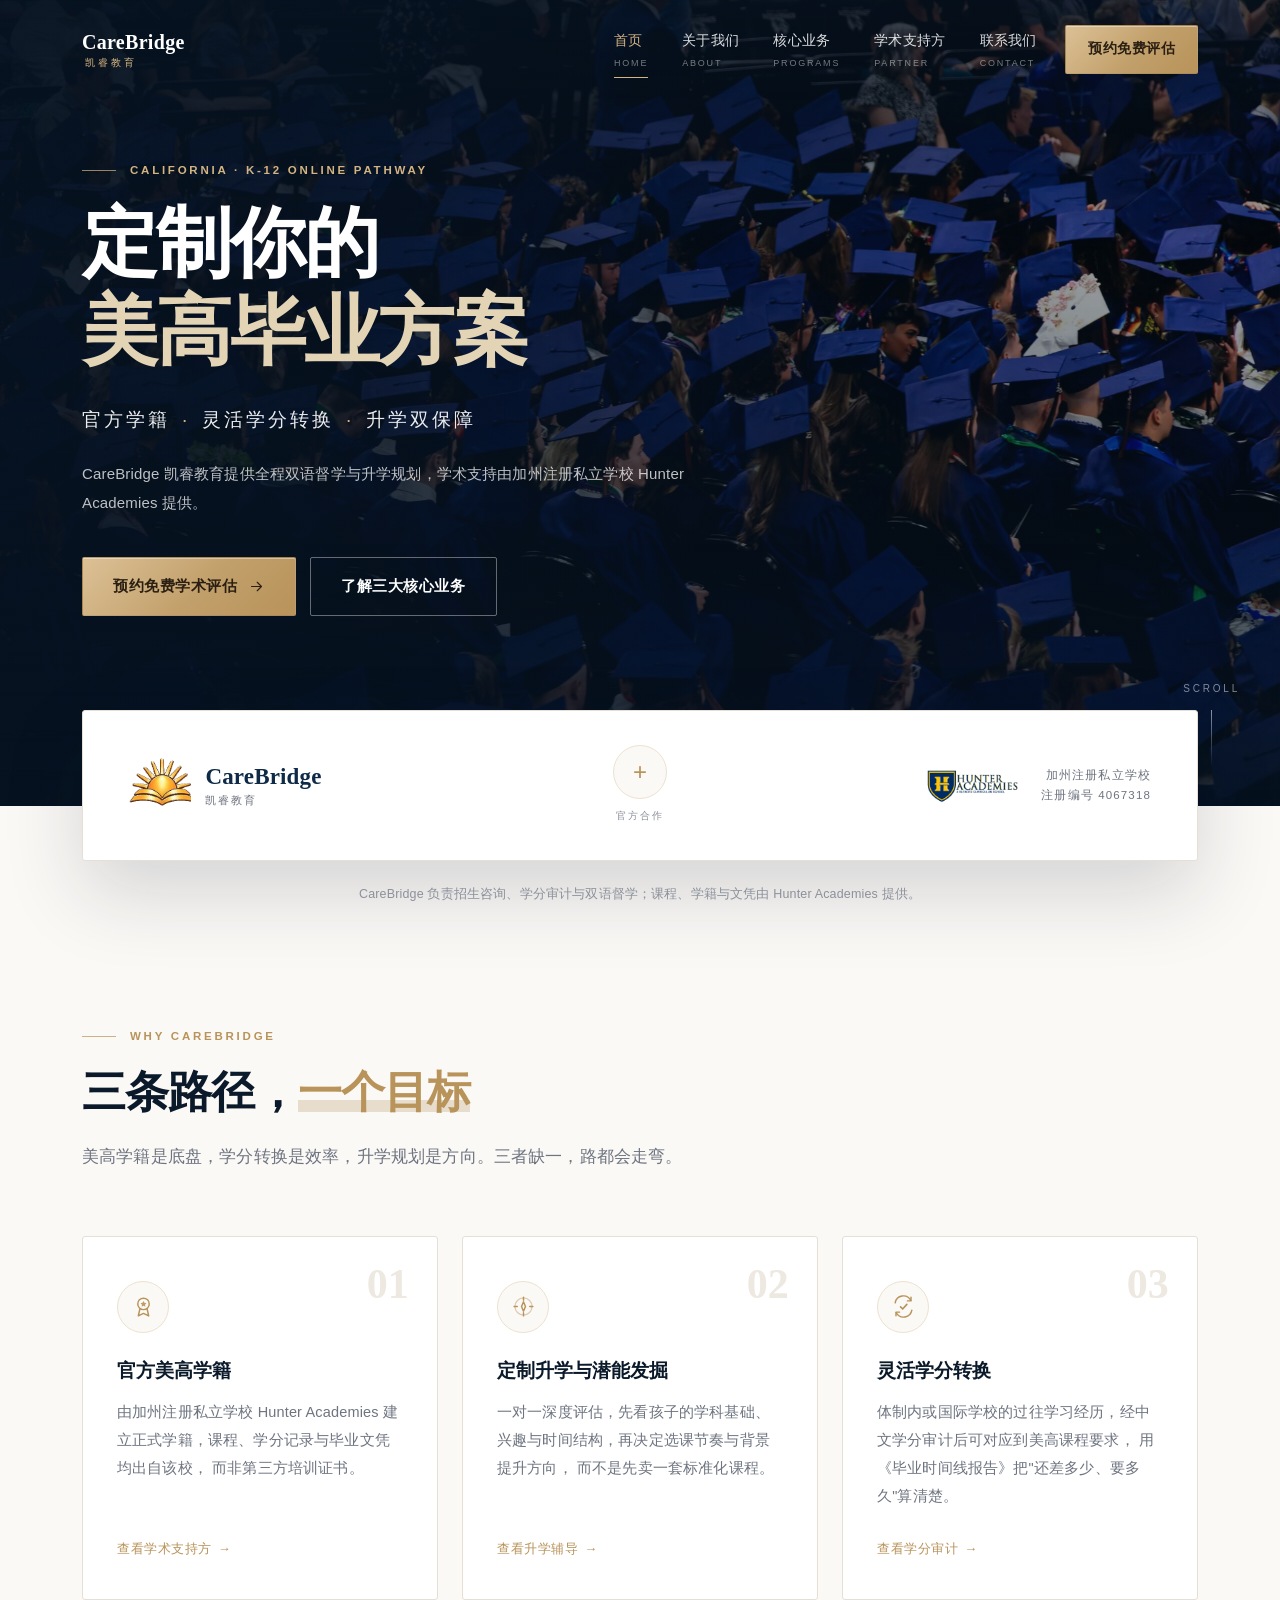
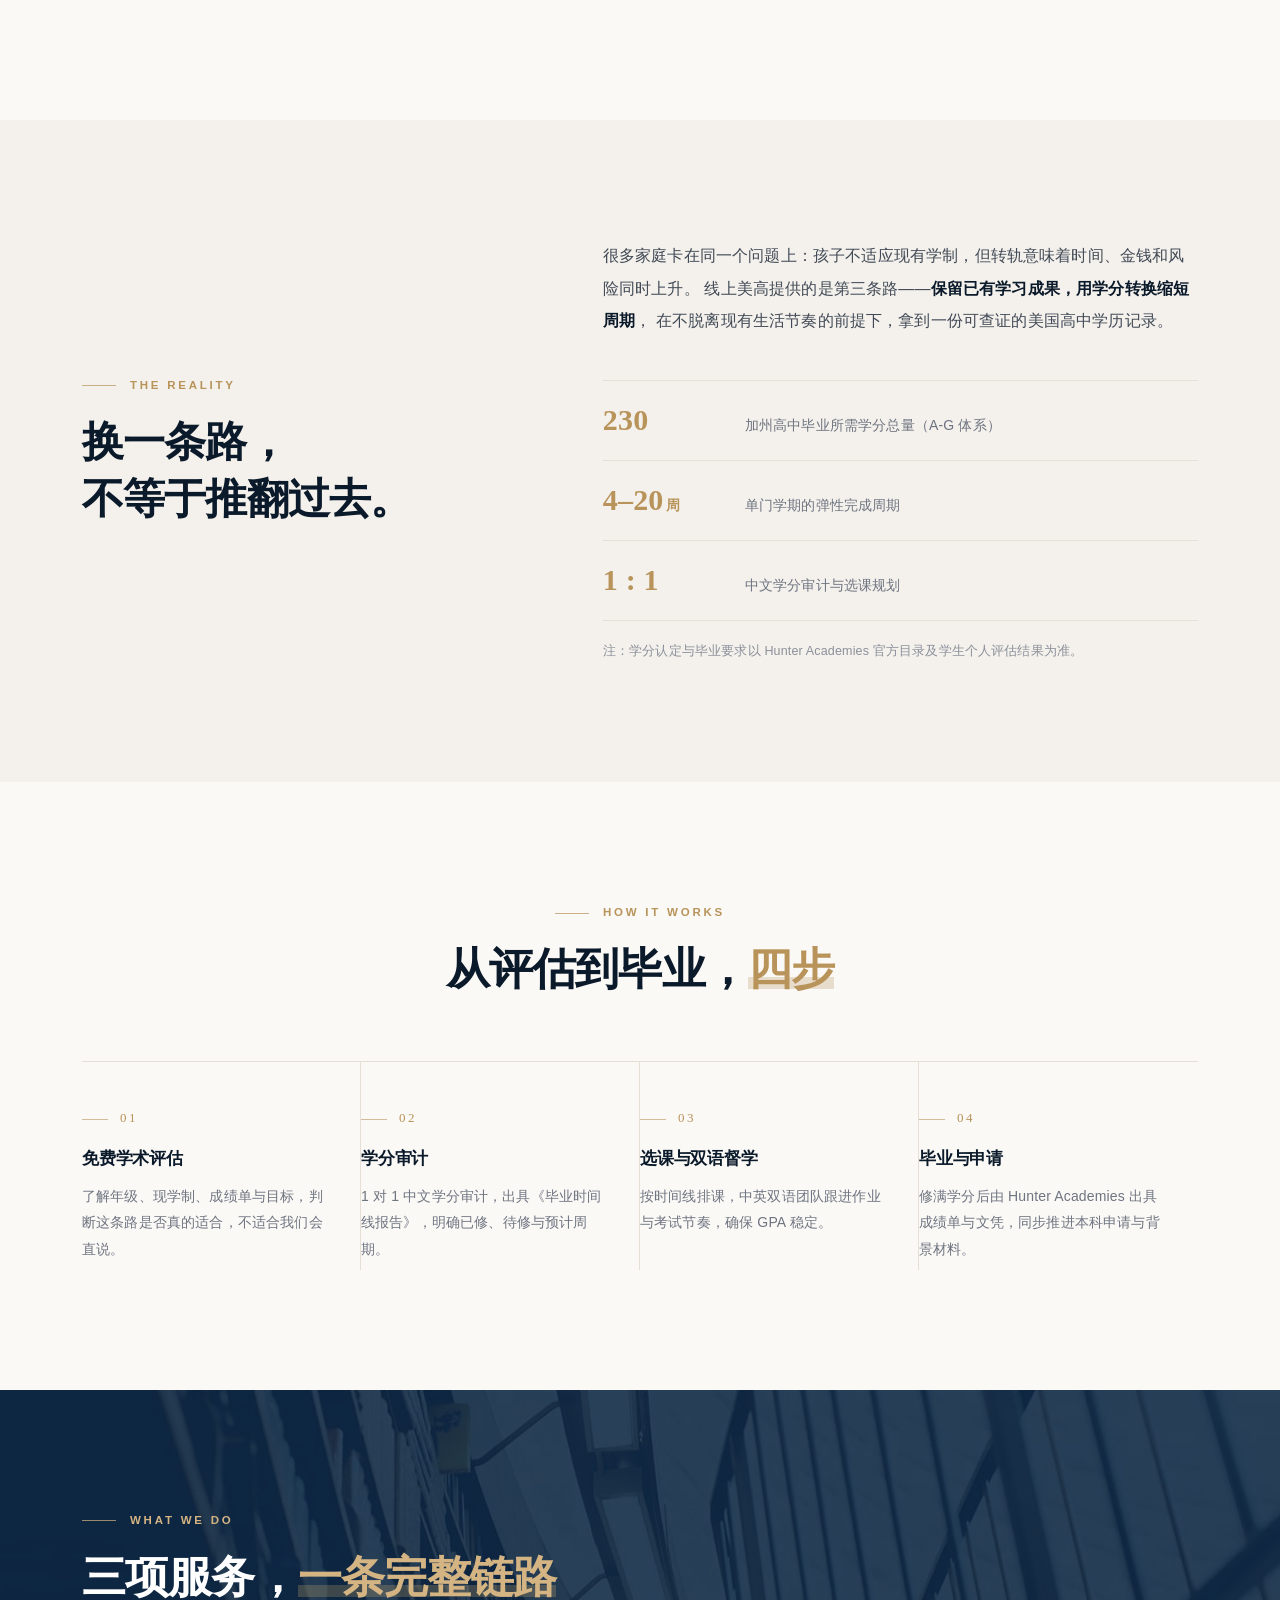
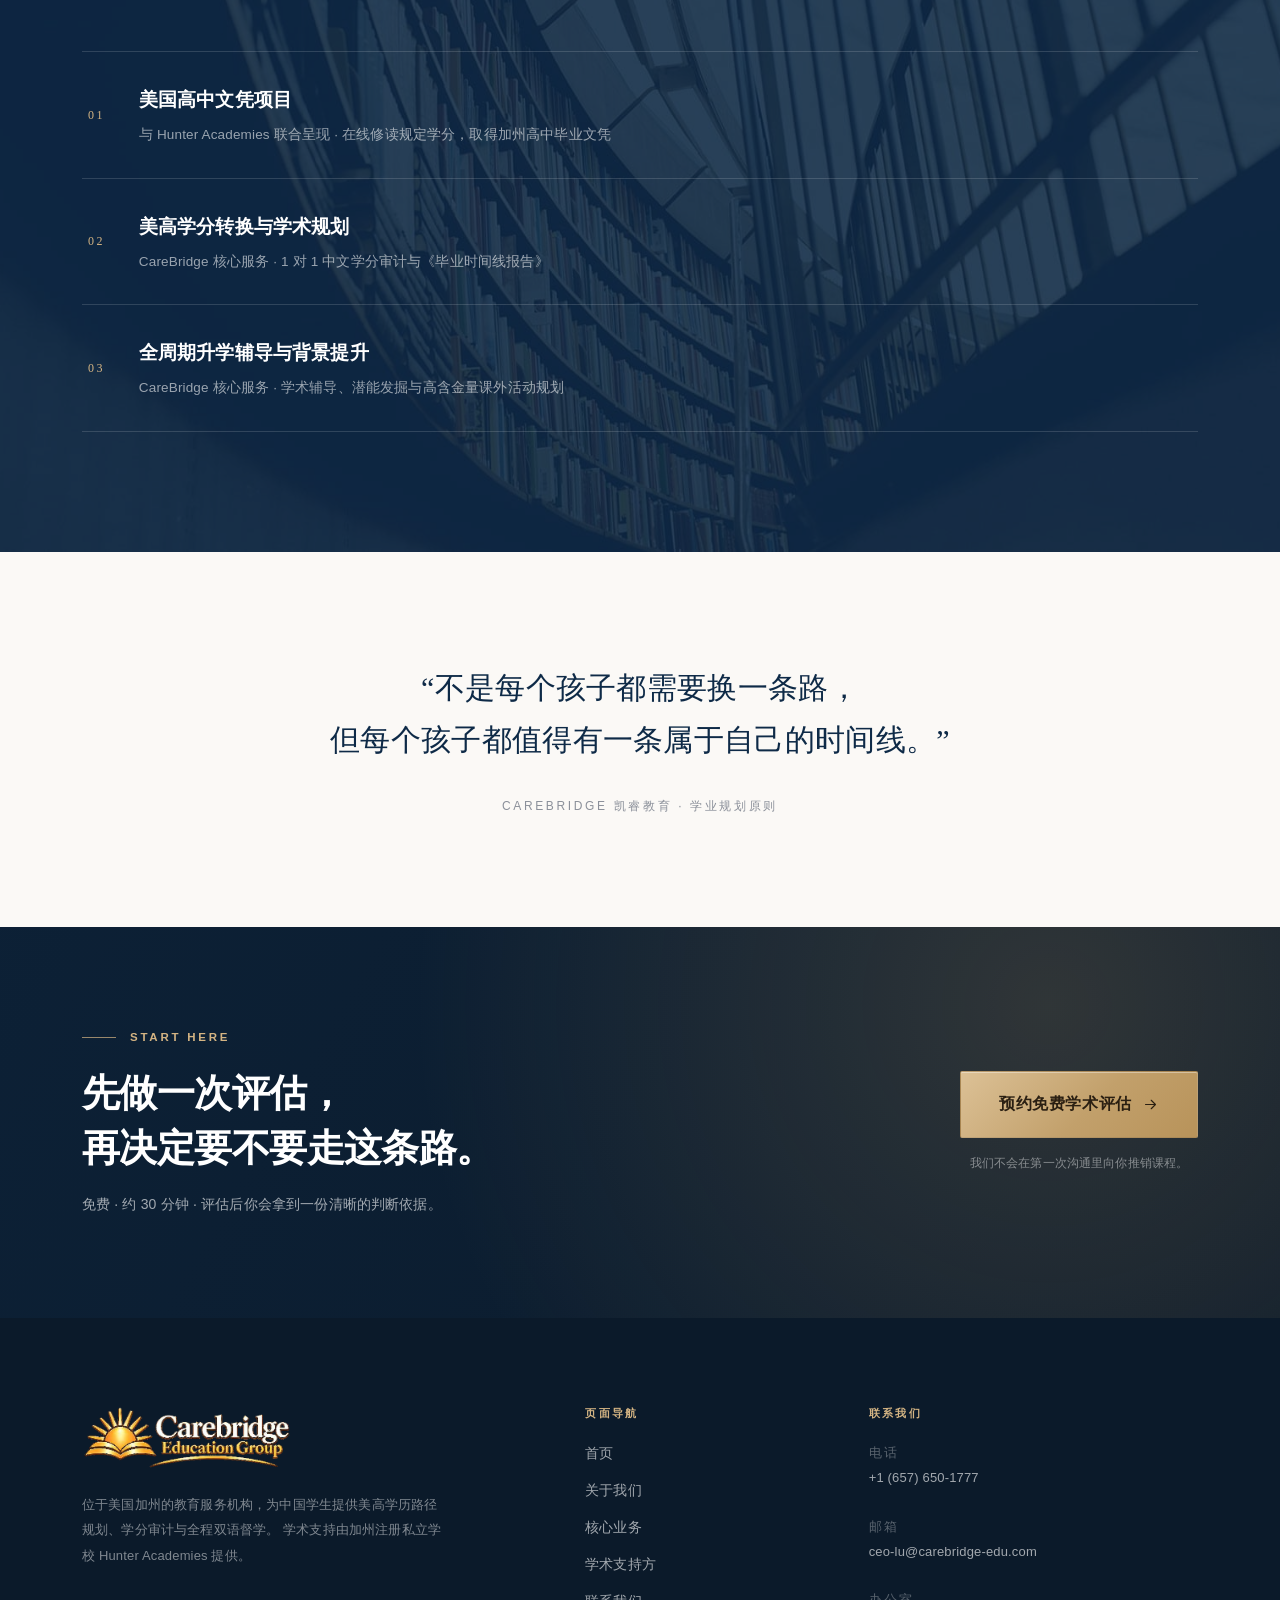
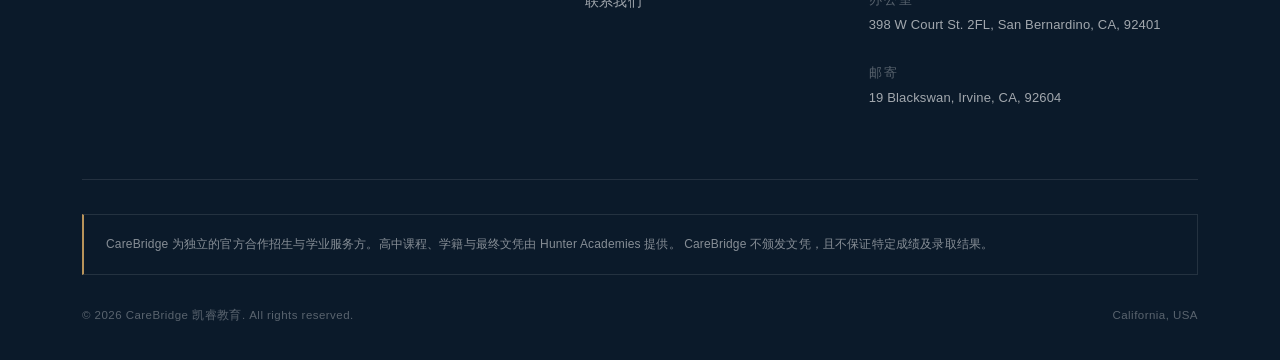
<file: index.html>
<!DOCTYPE html>
<html lang="zh-CN">
<head>
<meta charset="UTF-8">
<meta name="viewport" content="width=device-width, initial-scale=1, viewport-fit=cover">
<title>CareBridge 凯睿教育 | 定制你的美高毕业方案</title>
<meta name="description" content="CareBridge 凯睿教育提供全程双语督学与升学规划，学术支持由加州注册私立学校 Hunter Academies 提供。">
<meta name="theme-color" content="#0E2A47">

<meta property="og:type" content="website">
<meta property="og:title" content="CareBridge 凯睿教育 | 定制你的美高毕业方案">
<meta property="og:description" content="CareBridge 凯睿教育提供全程双语督学与升学规划，学术支持由加州注册私立学校 Hunter Academies 提供。">
<meta property="og:image" content="/assets/img/campus-04-group.webp">
<meta property="og:site_name" content="CareBridge · 凯睿教育">

<link rel="icon" type="image/svg+xml" href="assets/img/favicon.svg">
<link rel="icon" type="image/png" sizes="32x32" href="assets/img/favicon-32.png">
<link rel="icon" type="image/png" sizes="96x96" href="assets/img/favicon-96.png">
<link rel="icon" type="image/png" sizes="192x192" href="assets/img/favicon-192.png">
<link rel="apple-touch-icon" sizes="180x180" href="assets/img/apple-touch-icon.png">
<link rel="shortcut icon" href="favicon.ico">
<link rel="preload" href="assets/img/graduation-hall.webp" as="image">
<link rel="stylesheet" href="assets/css/main.css">
</head>
<body class="route-home">

<a class="skip-link" href="#main">跳到主要内容</a>

<header class="site-header" id="siteHeader">
  <div class="shell header-inner">
    <a class="brand" href="index.html" aria-label="CareBridge · 凯睿教育 首页">
      <span class="brand-text">
        <span class="brand-en">CareBridge</span>
        <span class="brand-cn">凯睿教育</span>
      </span>
    </a>

    <nav class="nav" id="primaryNav" aria-label="主导航">
              <a class="nav-link is-active" href="index.html">
          <span class="nav-cn">首页</span>
          <span class="nav-en">Home</span>
        </a>
              <a class="nav-link" href="about.html">
          <span class="nav-cn">关于我们</span>
          <span class="nav-en">About</span>
        </a>
              <a class="nav-link" href="programs.html">
          <span class="nav-cn">核心业务</span>
          <span class="nav-en">Programs</span>
        </a>
              <a class="nav-link" href="partner.html">
          <span class="nav-cn">学术支持方</span>
          <span class="nav-en">Partner</span>
        </a>
              <a class="nav-link" href="contact.html">
          <span class="nav-cn">联系我们</span>
          <span class="nav-en">Contact</span>
        </a>
            <a class="btn btn-sm btn-gold nav-cta-mobile" href="contact.html">预约免费评估</a>
    </nav>

    <div class="header-actions">
      <a class="btn btn-sm btn-gold nav-cta" href="contact.html">预约免费评估</a>
      <button class="nav-toggle" id="navToggle" aria-label="打开菜单" aria-expanded="false" aria-controls="primaryNav">
        <span></span><span></span>
      </button>
    </div>
  </div>
</header>

<main id="main">

<!-- ============ HERO ============ -->
<section class="hero">
  <div class="hero-media">
    <img src="assets/img/graduation-hall.webp"
         alt="毕业典礼现场" fetchpriority="high">
  </div>
  <div class="hero-veil"></div>

  <div class="shell hero-inner">
    <p class="eyebrow eyebrow-light" data-reveal>
      <span class="eyebrow-line"></span>California · K-12 Online Pathway
    </p>

    <h1 class="hero-title" data-reveal data-delay="1">
      定制你的<br><em>美高毕业方案</em>
    </h1>

    <p class="hero-slogan" data-reveal data-delay="2">
      官方学籍 <i>·</i> 灵活学分转换 <i>·</i> 升学双保障
    </p>

    <p class="hero-sub" data-reveal data-delay="3">CareBridge 凯睿教育提供全程双语督学与升学规划，学术支持由加州注册私立学校 Hunter Academies 提供。</p>

    <div class="hero-cta" data-reveal data-delay="4">
      <a class="btn btn-gold" href="contact.html">
        预约免费学术评估
        <svg class="btn-arrow" viewBox="0 0 24 24" fill="none" aria-hidden="true">
          <path d="M5 12h14M13 6l6 6-6 6" stroke="currentColor" stroke-width="1.6"
                stroke-linecap="round" stroke-linejoin="round"/>
        </svg>
      </a>
      <a class="btn btn-ghost-light" href="programs.html">了解三大核心业务</a>
    </div>
  </div>

  <div class="hero-scroll" aria-hidden="true">
    <span>Scroll</span><i></i>
  </div>
</section>

<!-- ============ 合作标识 ============ -->
<section class="coop-wrap">
  <div class="shell">
    <div class="coop-card" data-reveal>
      <div class="coop-side">
        <img class="coop-logo" src="assets/img/carebridge-mark-v2.png" alt="">
        <span class="coop-name">CareBridge<span>凯睿教育</span></span>
      </div>

      <div class="coop-join" aria-label="官方合作">
        <span class="coop-plus">+</span>
        <span class="coop-tag">官方合作</span>
      </div>

      <div class="coop-side coop-side-right">
        <img class="coop-logo-img" src="assets/img/hunter-logo.png"
             alt="Hunter Academies">
        <span class="coop-sub">
          加州注册私立学校<br>注册编号 4067318        </span>
      </div>
    </div>
    <p class="coop-note" data-reveal>
      CareBridge 负责招生咨询、学分审计与双语督学；课程、学籍与文凭由 Hunter Academies 提供。
    </p>
  </div>
</section>

<!-- ============ 三大优势 ============ -->
<section class="section advantages">
  <div class="shell">
    <header class="section-head">
      <p class="eyebrow" data-reveal><span class="eyebrow-line"></span>Why CareBridge</p>
      <h2 class="section-title" data-reveal data-delay="1">
        三条路径，<em>一个目标</em>
      </h2>
      <p class="section-lead" data-reveal data-delay="2">
        美高学籍是底盘，学分转换是效率，升学规划是方向。三者缺一，路都会走弯。
      </p>
    </header>

    <div class="adv-grid">
      <article class="adv-card" data-reveal>
        <span class="adv-no">01</span>
        <span class="adv-icon" aria-hidden="true">
          <svg viewBox="0 0 24 24" fill="none">
            <circle cx="12" cy="9.5" r="5.5" stroke="currentColor" stroke-width="1.4"/>
            <path d="M12 6.6l.9 1.9 2 .3-1.45 1.4.35 2-1.8-.95-1.8.95.35-2L9.1 8.8l2-.3.9-1.9Z"
                  fill="currentColor" opacity=".9"/>
            <path d="M8.6 14.2 7 21l5-2.4L17 21l-1.6-6.8"
                  stroke="currentColor" stroke-width="1.4" stroke-linecap="round"
                  stroke-linejoin="round"/>
          </svg>
        </span>
        <h3>官方美高学籍</h3>
        <p>
          由加州注册私立学校 Hunter Academies 建立正式学籍，课程、学分记录与毕业文凭均出自该校，
          而非第三方培训证书。
        </p>
        <a class="adv-link" href="partner.html">查看学术支持方 <span>→</span></a>
      </article>

      <article class="adv-card" data-reveal data-delay="1">
        <span class="adv-no">02</span>
        <span class="adv-icon" aria-hidden="true">
          <svg viewBox="0 0 24 24" fill="none">
            <path d="M12 3v3M12 18v3M3 12h3M18 12h3" stroke="currentColor" stroke-width="1.4"
                  stroke-linecap="round"/>
            <path d="M12 7.5 13.9 12 12 16.5 10.1 12 12 7.5Z" stroke="currentColor"
                  stroke-width="1.4" stroke-linejoin="round"/>
            <circle cx="12" cy="12" r="8.2" stroke="currentColor" stroke-width="1.2" opacity=".45"/>
          </svg>
        </span>
        <h3>定制升学与潜能发掘</h3>
        <p>
          一对一深度评估，先看孩子的学科基础、兴趣与时间结构，再决定选课节奏与背景提升方向，
          而不是先卖一套标准化课程。
        </p>
        <a class="adv-link" href="programs.html">查看升学辅导 <span>→</span></a>
      </article>

      <article class="adv-card" data-reveal data-delay="2">
        <span class="adv-no">03</span>
        <span class="adv-icon" aria-hidden="true">
          <svg viewBox="0 0 24 24" fill="none">
            <path d="M4 8.5A8 8 0 0 1 18.9 6M20 15.5A8 8 0 0 1 5.1 18"
                  stroke="currentColor" stroke-width="1.4" stroke-linecap="round"/>
            <path d="M19.2 3.2v3.4h-3.4M4.8 20.8v-3.4h3.4"
                  stroke="currentColor" stroke-width="1.4" stroke-linecap="round"
                  stroke-linejoin="round"/>
            <path d="M9.2 12.4 11.2 14.4 15.2 10" stroke="currentColor" stroke-width="1.6"
                  stroke-linecap="round" stroke-linejoin="round"/>
          </svg>
        </span>
        <h3>灵活学分转换</h3>
        <p>
          体制内或国际学校的过往学习经历，经中文学分审计后可对应到美高课程要求，
          用《毕业时间线报告》把"还差多少、要多久"算清楚。
        </p>
        <a class="adv-link" href="programs.html#credit">查看学分审计 <span>→</span></a>
      </article>
    </div>
  </div>
</section>

<!-- ============ 拆解说明 ============ -->
<section class="section section-alt split-section">
  <div class="shell split">
    <div class="split-left">
      <p class="eyebrow" data-reveal><span class="eyebrow-line"></span>The Reality</p>
      <h2 class="split-title" data-reveal data-delay="1">
        换一条路，<br>不等于推翻过去。
      </h2>
    </div>
    <div class="split-right">
      <p class="split-text" data-reveal data-delay="1">
        很多家庭卡在同一个问题上：孩子不适应现有学制，但转轨意味着时间、金钱和风险同时上升。
        线上美高提供的是第三条路——<strong>保留已有学习成果，用学分转换缩短周期</strong>，
        在不脱离现有生活节奏的前提下，拿到一份可查证的美国高中学历记录。
      </p>
      <ul class="fact-list">
        <li data-reveal>
          <span class="fact-k">230</span>
          <span class="fact-v">加州高中毕业所需学分总量（A-G 体系）</span>
        </li>
        <li data-reveal data-delay="1">
          <span class="fact-k">4–20<span class="unit">周</span></span>
          <span class="fact-v">单门学期的弹性完成周期</span>
        </li>
        <li data-reveal data-delay="2">
          <span class="fact-k">1 : 1</span>
          <span class="fact-v">中文学分审计与选课规划</span>
        </li>
      </ul>
      <p class="micro-note" data-reveal>
        注：学分认定与毕业要求以 Hunter Academies 官方目录及学生个人评估结果为准。
      </p>
    </div>
  </div>
</section>

<!-- ============ 流程 ============ -->
<section class="section process">
  <div class="shell">
    <header class="section-head section-head-center">
      <p class="eyebrow" data-reveal><span class="eyebrow-line"></span>How It Works</p>
      <h2 class="section-title" data-reveal data-delay="1">从评估到毕业，<em>四步</em></h2>
    </header>

    <div class="process-grid">
              <div class="step" data-reveal data-delay="0">
          <span class="step-no">01</span>
          <h3 class="step-title">免费学术评估</h3>
          <p class="step-desc">了解年级、现学制、成绩单与目标，判断这条路是否真的适合，不适合我们会直说。</p>
        </div>
              <div class="step" data-reveal data-delay="1">
          <span class="step-no">02</span>
          <h3 class="step-title">学分审计</h3>
          <p class="step-desc">1 对 1 中文学分审计，出具《毕业时间线报告》，明确已修、待修与预计周期。</p>
        </div>
              <div class="step" data-reveal data-delay="2">
          <span class="step-no">03</span>
          <h3 class="step-title">选课与双语督学</h3>
          <p class="step-desc">按时间线排课，中英双语团队跟进作业与考试节奏，确保 GPA 稳定。</p>
        </div>
              <div class="step" data-reveal data-delay="3">
          <span class="step-no">04</span>
          <h3 class="step-title">毕业与申请</h3>
          <p class="step-desc">修满学分后由 Hunter Academies 出具成绩单与文凭，同步推进本科申请与背景材料。</p>
        </div>
          </div>
  </div>
</section>

<!-- ============ 业务预览 ============ -->
<section class="section section-dark programs-preview">
  <div class="shell">
    <header class="section-head">
      <p class="eyebrow eyebrow-light" data-reveal><span class="eyebrow-line"></span>What We Do</p>
      <h2 class="section-title section-title-light" data-reveal data-delay="1">
        三项服务，<em>一条完整链路</em>
      </h2>
    </header>

    <div class="prog-list">
      <a class="prog-item" href="programs.html#diploma" data-reveal>
        <span class="prog-no">01</span>
        <span class="prog-body">
          <span class="prog-title">美国高中文凭项目</span>
          <span class="prog-desc">与 Hunter Academies 联合呈现 · 在线修读规定学分，取得加州高中毕业文凭</span>
        </span>
        <span class="prog-arrow" aria-hidden="true">→</span>
      </a>
      <a class="prog-item" href="programs.html#credit" data-reveal data-delay="1">
        <span class="prog-no">02</span>
        <span class="prog-body">
          <span class="prog-title">美高学分转换与学术规划</span>
          <span class="prog-desc">CareBridge 核心服务 · 1 对 1 中文学分审计与《毕业时间线报告》</span>
        </span>
        <span class="prog-arrow" aria-hidden="true">→</span>
      </a>
      <a class="prog-item" href="programs.html#admission" data-reveal data-delay="2">
        <span class="prog-no">03</span>
        <span class="prog-body">
          <span class="prog-title">全周期升学辅导与背景提升</span>
          <span class="prog-desc">CareBridge 核心服务 · 学术辅导、潜能发掘与高含金量课外活动规划</span>
        </span>
        <span class="prog-arrow" aria-hidden="true">→</span>
      </a>
    </div>
  </div>
</section>

<!-- ============ 视觉分隔 + 引用 ============ -->
<section class="quote-band">
  <div class="shell">
    <blockquote data-reveal>
      <p>“不是每个孩子都需要换一条路，<br>但每个孩子都值得有一条属于自己的时间线。”</p>
      <cite>CareBridge 凯睿教育 · 学业规划原则</cite>
    </blockquote>
  </div>
</section>

<!-- ============ CTA ============ -->
<section class="cta-band">
  <div class="shell cta-inner">
    <div class="cta-text" data-reveal>
      <p class="eyebrow eyebrow-light"><span class="eyebrow-line"></span>Start Here</p>
      <h2>先做一次评估，<br>再决定要不要走这条路。</h2>
      <p class="cta-sub">免费 · 约 30 分钟 · 评估后你会拿到一份清晰的判断依据。</p>
    </div>
    <div class="cta-action" data-reveal data-delay="1">
      <a class="btn btn-gold btn-lg" href="contact.html">
        预约免费学术评估
        <svg class="btn-arrow" viewBox="0 0 24 24" fill="none" aria-hidden="true">
          <path d="M5 12h14M13 6l6 6-6 6" stroke="currentColor" stroke-width="1.6"
                stroke-linecap="round" stroke-linejoin="round"/>
        </svg>
      </a>
      <p class="cta-micro">我们不会在第一次沟通里向你推销课程。</p>
    </div>
  </div>
</section>
</main>

<footer class="site-footer">
  <div class="shell">
    <div class="footer-top">
      <div class="footer-brand">
        <a class="brand brand-light footer-brand-link" href="index.html"
           aria-label="CareBridge 凯睿教育 首页">
          <img class="footer-logo" src="assets/img/carebridge-logo-v2.png"
               alt="CareBridge 凯睿教育">
        </a>
        <p class="footer-desc">
          位于美国加州的教育服务机构，为中国学生提供美高学历路径规划、学分审计与全程双语督学。
          学术支持由加州注册私立学校 Hunter Academies 提供。
        </p>
      </div>

      <div class="footer-col">
        <h4>页面导航</h4>
        <ul>
                      <li><a href="index.html">首页</a></li>
                      <li><a href="about.html">关于我们</a></li>
                      <li><a href="programs.html">核心业务</a></li>
                      <li><a href="partner.html">学术支持方</a></li>
                      <li><a href="contact.html">联系我们</a></li>
                  </ul>
      </div>

      <div class="footer-col">
        <h4>联系我们</h4>
        <ul class="footer-contact">
          <li>
            <span class="fc-label">电话</span>
            <a href="tel:+16576501777">+1 (657) 650-1777</a>
          </li>
          <li>
            <span class="fc-label">邮箱</span>
            <a href="mailto:ceo-lu@carebridge-edu.com">ceo-lu@carebridge-edu.com</a>
          </li>
          <li>
            <span class="fc-label">办公室</span>
            <span>398 W Court St. 2FL, San Bernardino, CA, 92401</span>
          </li>
          <li>
            <span class="fc-label">邮寄</span>
            <span>19 Blackswan, Irvine, CA, 92604</span>
          </li>
        </ul>
      </div>
    </div>

    <div class="footer-disclaimer">
      CareBridge 为独立的官方合作招生与学业服务方。高中课程、学籍与最终文凭由 Hunter Academies 提供。
      CareBridge 不颁发文凭，且不保证特定成绩及录取结果。
    </div>

    <div class="footer-bottom">
      <span>© 2026 CareBridge 凯睿教育. All rights reserved.</span>
      <span class="footer-legal">California, USA</span>
    </div>
  </div>
</footer>

<button class="to-top" id="toTop" aria-label="回到顶部">
  <svg viewBox="0 0 24 24" fill="none" aria-hidden="true">
    <path d="M12 19V6M6 12l6-6 6 6" stroke="currentColor" stroke-width="1.6"
          stroke-linecap="round" stroke-linejoin="round"/>
  </svg>
</button>

<script src="assets/js/main.js" defer></script>
</body>
</html>
</file>
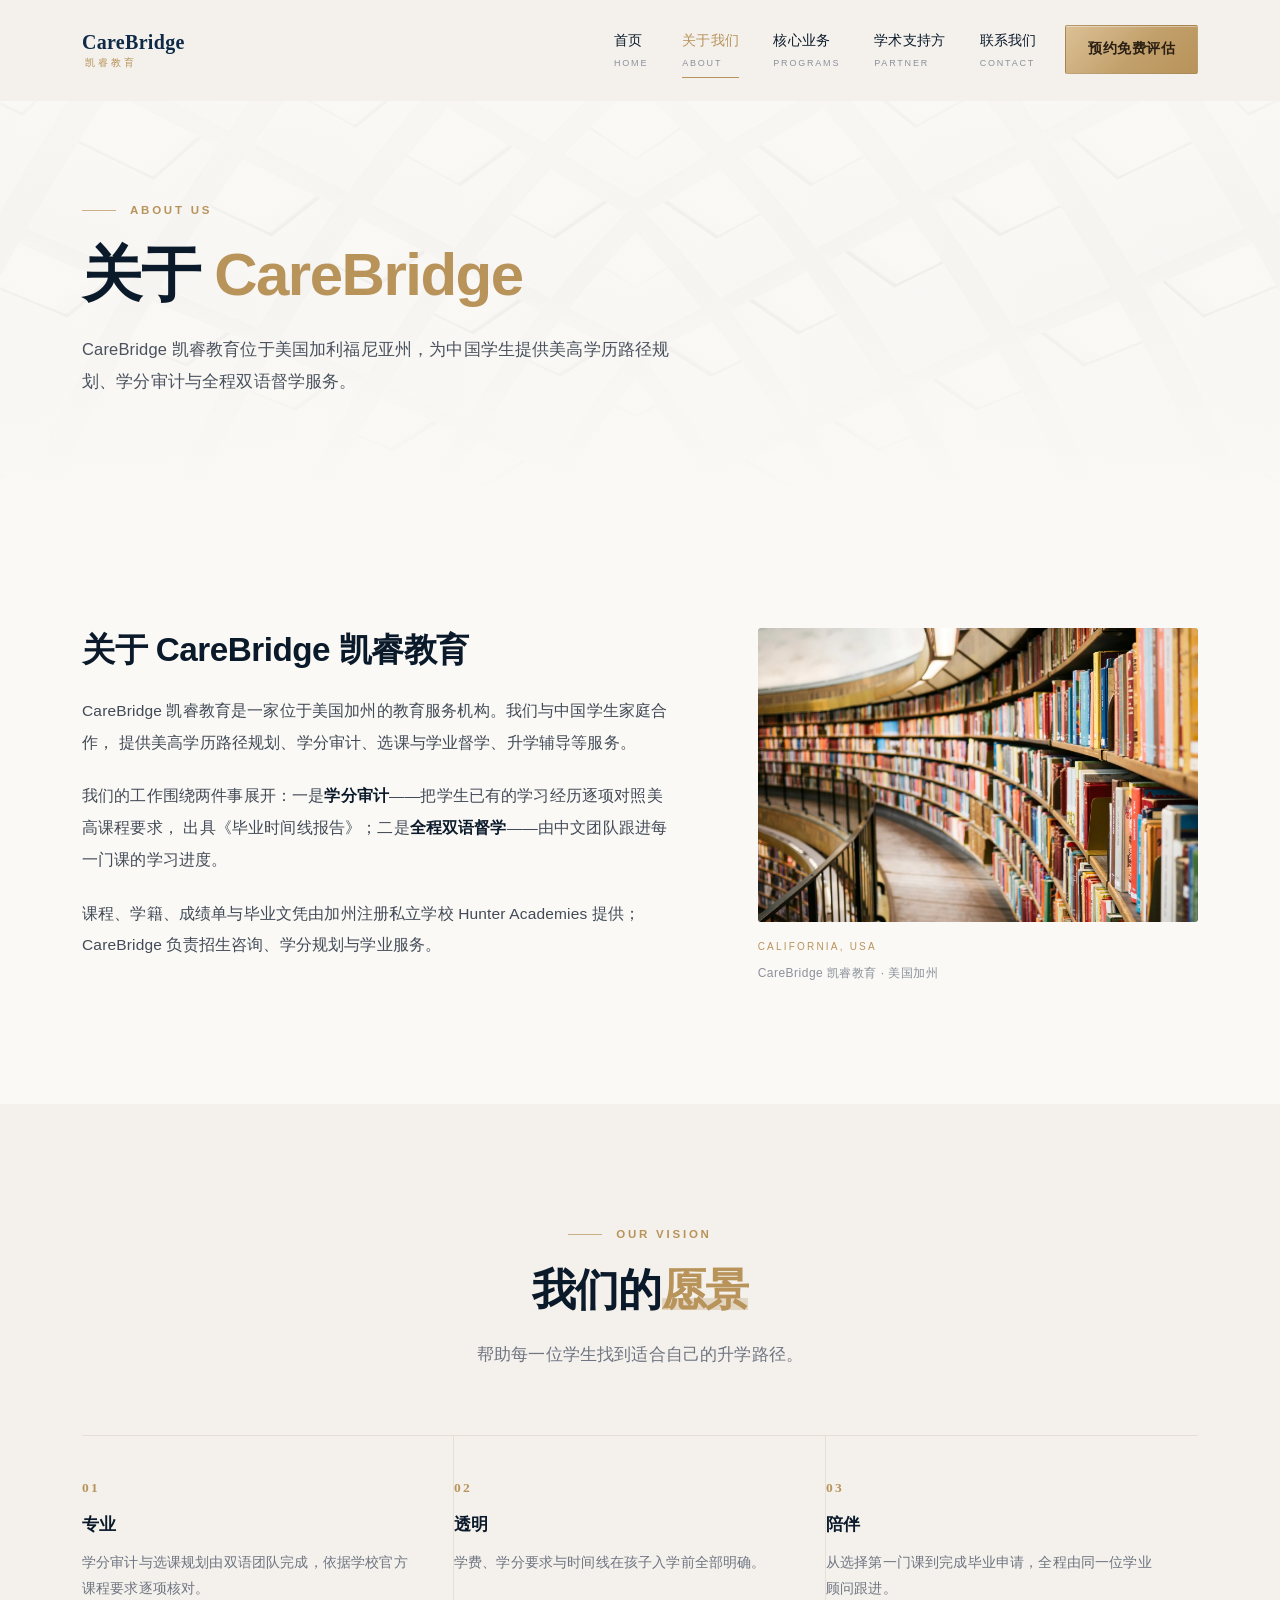
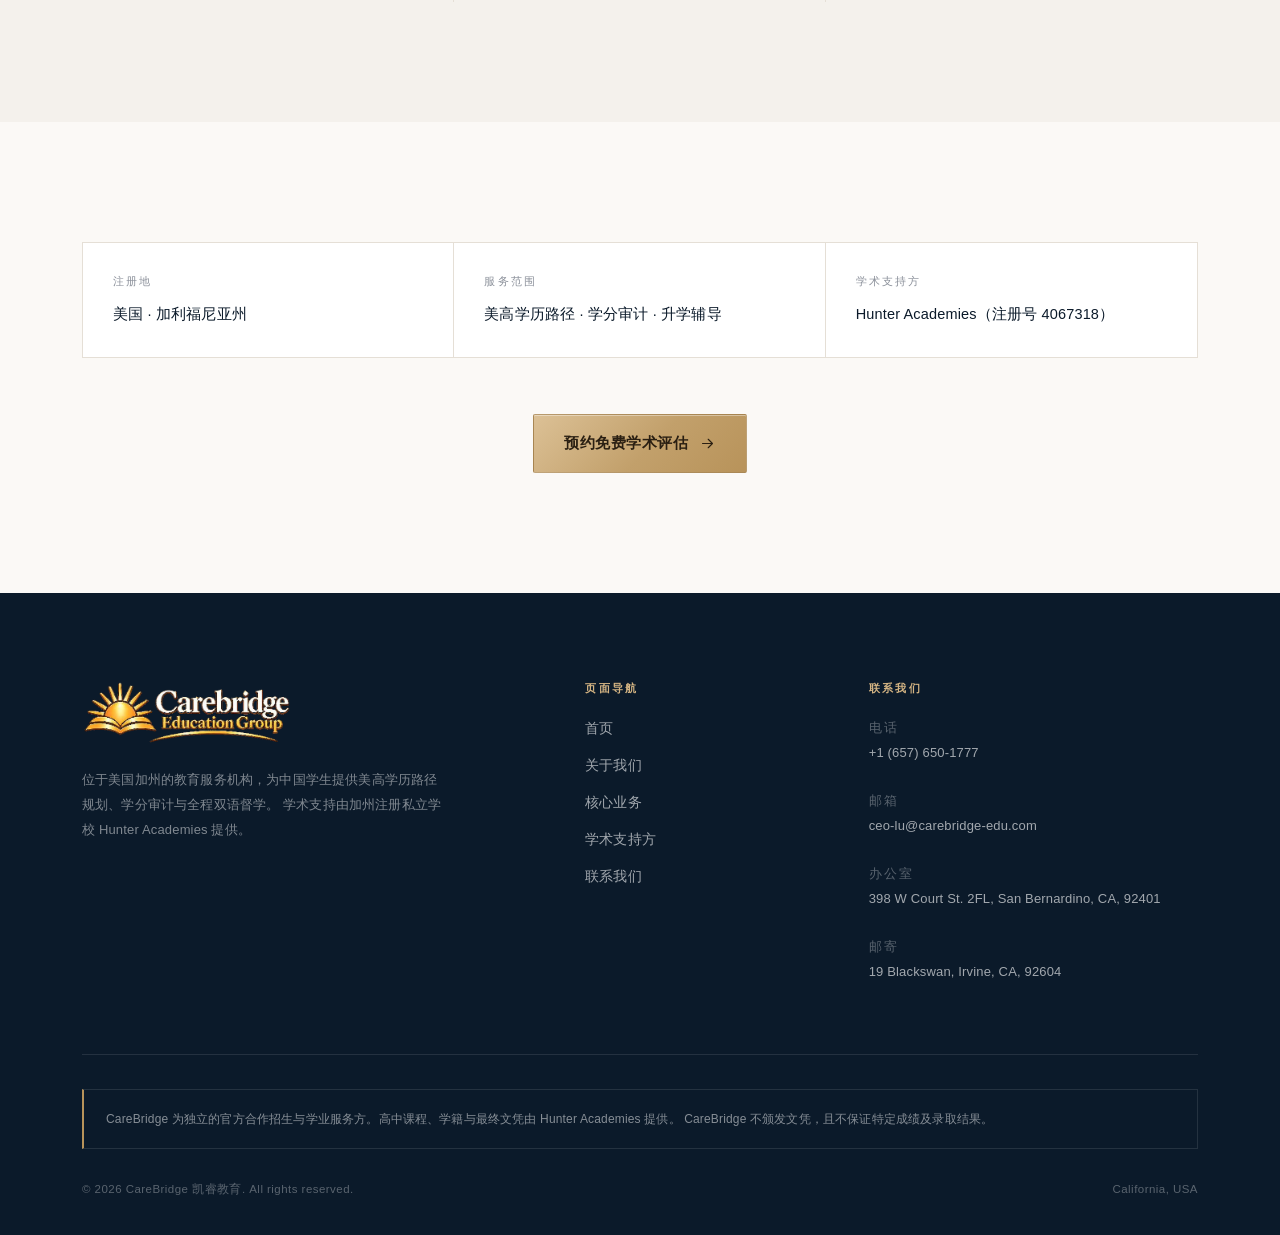
<file: about.html>
<!DOCTYPE html>
<html lang="zh-CN">
<head>
<meta charset="UTF-8">
<meta name="viewport" content="width=device-width, initial-scale=1, viewport-fit=cover">
<title>关于我们 | CareBridge 凯睿教育</title>
<meta name="description" content="CareBridge 凯睿教育位于美国加州，为中国学生提供美高学历路径规划、学分审计与升学辅导。">
<meta name="theme-color" content="#0E2A47">

<meta property="og:type" content="website">
<meta property="og:title" content="关于我们 | CareBridge 凯睿教育">
<meta property="og:description" content="CareBridge 凯睿教育位于美国加州，为中国学生提供美高学历路径规划、学分审计与升学辅导。">
<meta property="og:image" content="/assets/img/campus-04-group.webp">
<meta property="og:site_name" content="CareBridge · 凯睿教育">

<link rel="icon" type="image/svg+xml" href="assets/img/favicon.svg">
<link rel="icon" type="image/png" sizes="32x32" href="assets/img/favicon-32.png">
<link rel="icon" type="image/png" sizes="96x96" href="assets/img/favicon-96.png">
<link rel="icon" type="image/png" sizes="192x192" href="assets/img/favicon-192.png">
<link rel="apple-touch-icon" sizes="180x180" href="assets/img/apple-touch-icon.png">
<link rel="shortcut icon" href="favicon.ico">
<link rel="stylesheet" href="assets/css/main.css">
</head>
<body class="route-about">

<a class="skip-link" href="#main">跳到主要内容</a>

<header class="site-header" id="siteHeader">
  <div class="shell header-inner">
    <a class="brand" href="index.html" aria-label="CareBridge · 凯睿教育 首页">
      <span class="brand-text">
        <span class="brand-en">CareBridge</span>
        <span class="brand-cn">凯睿教育</span>
      </span>
    </a>

    <nav class="nav" id="primaryNav" aria-label="主导航">
              <a class="nav-link" href="index.html">
          <span class="nav-cn">首页</span>
          <span class="nav-en">Home</span>
        </a>
              <a class="nav-link is-active" href="about.html">
          <span class="nav-cn">关于我们</span>
          <span class="nav-en">About</span>
        </a>
              <a class="nav-link" href="programs.html">
          <span class="nav-cn">核心业务</span>
          <span class="nav-en">Programs</span>
        </a>
              <a class="nav-link" href="partner.html">
          <span class="nav-cn">学术支持方</span>
          <span class="nav-en">Partner</span>
        </a>
              <a class="nav-link" href="contact.html">
          <span class="nav-cn">联系我们</span>
          <span class="nav-en">Contact</span>
        </a>
            <a class="btn btn-sm btn-gold nav-cta-mobile" href="contact.html">预约免费评估</a>
    </nav>

    <div class="header-actions">
      <a class="btn btn-sm btn-gold nav-cta" href="contact.html">预约免费评估</a>
      <button class="nav-toggle" id="navToggle" aria-label="打开菜单" aria-expanded="false" aria-controls="primaryNav">
        <span></span><span></span>
      </button>
    </div>
  </div>
</header>

<main id="main">

<section class="page-hero page-hero-light">
  <div class="page-hero-bg">
    <img src="assets/img/bg-geo-light.jpg" alt="" aria-hidden="true">
  </div>
  <div class="shell">
    <p class="eyebrow" data-reveal><span class="eyebrow-line"></span>About Us</p>
    <h1 class="page-title" data-reveal data-delay="1">关于 <em>CareBridge</em></h1>
    <p class="page-lead" data-reveal data-delay="2">
      CareBridge 凯睿教育位于美国加利福尼亚州，为中国学生提供美高学历路径规划、学分审计与全程双语督学服务。
    </p>
  </div>
</section>

<section class="section">
  <div class="shell about-grid">
    <div class="about-copy">
      <h2 class="block-title" data-reveal>关于 CareBridge 凯睿教育</h2>
      <p data-reveal>
        CareBridge 凯睿教育是一家位于美国加州的教育服务机构。我们与中国学生家庭合作，
        提供美高学历路径规划、学分审计、选课与学业督学、升学辅导等服务。
      </p>
      <p data-reveal>
        我们的工作围绕两件事展开：一是<strong>学分审计</strong>——把学生已有的学习经历逐项对照美高课程要求，
        出具《毕业时间线报告》；二是<strong>全程双语督学</strong>——由中文团队跟进每一门课的学习进度。
      </p>
      <p data-reveal>
        课程、学籍、成绩单与毕业文凭由加州注册私立学校 Hunter Academies 提供；
        CareBridge 负责招生咨询、学分规划与学业服务。
      </p>
    </div>

    <figure class="about-figure" data-reveal data-delay="1">
      <img src="assets/img/library-shelf.webp"
           alt="学术图书馆场景">
      <figcaption>
        <span class="fig-tag">California, USA</span>
        CareBridge 凯睿教育 · 美国加州
      </figcaption>
    </figure>
  </div>
</section>

<section class="section section-alt">
  <div class="shell">
    <header class="section-head section-head-center">
      <p class="eyebrow" data-reveal><span class="eyebrow-line"></span>Our Vision</p>
      <h2 class="section-title" data-reveal data-delay="1">我们的<em>愿景</em></h2>
      <p class="section-lead" data-reveal data-delay="2">
        帮助每一位学生找到适合自己的升学路径。
      </p>
    </header>

    <div class="value-grid">
      <div class="value-item" data-reveal>
        <span class="value-no">01</span>
        <h3>专业</h3>
        <p>学分审计与选课规划由双语团队完成，依据学校官方课程要求逐项核对。</p>
      </div>
      <div class="value-item" data-reveal data-delay="1">
        <span class="value-no">02</span>
        <h3>透明</h3>
        <p>学费、学分要求与时间线在孩子入学前全部明确。</p>
      </div>
      <div class="value-item" data-reveal data-delay="2">
        <span class="value-no">03</span>
        <h3>陪伴</h3>
        <p>从选择第一门课到完成毕业申请，全程由同一位学业顾问跟进。</p>
      </div>
    </div>
  </div>
</section>

<section class="section">
  <div class="shell">
    <div class="info-strip">
      <div class="info-cell" data-reveal>
        <span class="info-k">注册地</span>
        <span class="info-v">美国 · 加利福尼亚州</span>
      </div>
      <div class="info-cell" data-reveal data-delay="1">
        <span class="info-k">服务范围</span>
        <span class="info-v">美高学历路径 · 学分审计 · 升学辅导</span>
      </div>
      <div class="info-cell" data-reveal data-delay="2">
        <span class="info-k">学术支持方</span>
        <span class="info-v">Hunter Academies（注册号 4067318）</span>
      </div>
    </div>

    <div class="center-cta" data-reveal>
      <a class="btn btn-gold" href="contact.html">
        预约免费学术评估
        <svg class="btn-arrow" viewBox="0 0 24 24" fill="none" aria-hidden="true">
          <path d="M5 12h14M13 6l6 6-6 6" stroke="currentColor" stroke-width="1.6"
                stroke-linecap="round" stroke-linejoin="round"/>
        </svg>
      </a>
    </div>
  </div>
</section>
</main>

<footer class="site-footer">
  <div class="shell">
    <div class="footer-top">
      <div class="footer-brand">
        <a class="brand brand-light footer-brand-link" href="index.html"
           aria-label="CareBridge 凯睿教育 首页">
          <img class="footer-logo" src="assets/img/carebridge-logo-v2.png"
               alt="CareBridge 凯睿教育">
        </a>
        <p class="footer-desc">
          位于美国加州的教育服务机构，为中国学生提供美高学历路径规划、学分审计与全程双语督学。
          学术支持由加州注册私立学校 Hunter Academies 提供。
        </p>
      </div>

      <div class="footer-col">
        <h4>页面导航</h4>
        <ul>
                      <li><a href="index.html">首页</a></li>
                      <li><a href="about.html">关于我们</a></li>
                      <li><a href="programs.html">核心业务</a></li>
                      <li><a href="partner.html">学术支持方</a></li>
                      <li><a href="contact.html">联系我们</a></li>
                  </ul>
      </div>

      <div class="footer-col">
        <h4>联系我们</h4>
        <ul class="footer-contact">
          <li>
            <span class="fc-label">电话</span>
            <a href="tel:+16576501777">+1 (657) 650-1777</a>
          </li>
          <li>
            <span class="fc-label">邮箱</span>
            <a href="mailto:ceo-lu@carebridge-edu.com">ceo-lu@carebridge-edu.com</a>
          </li>
          <li>
            <span class="fc-label">办公室</span>
            <span>398 W Court St. 2FL, San Bernardino, CA, 92401</span>
          </li>
          <li>
            <span class="fc-label">邮寄</span>
            <span>19 Blackswan, Irvine, CA, 92604</span>
          </li>
        </ul>
      </div>
    </div>

    <div class="footer-disclaimer">
      CareBridge 为独立的官方合作招生与学业服务方。高中课程、学籍与最终文凭由 Hunter Academies 提供。
      CareBridge 不颁发文凭，且不保证特定成绩及录取结果。
    </div>

    <div class="footer-bottom">
      <span>© 2026 CareBridge 凯睿教育. All rights reserved.</span>
      <span class="footer-legal">California, USA</span>
    </div>
  </div>
</footer>

<button class="to-top" id="toTop" aria-label="回到顶部">
  <svg viewBox="0 0 24 24" fill="none" aria-hidden="true">
    <path d="M12 19V6M6 12l6-6 6 6" stroke="currentColor" stroke-width="1.6"
          stroke-linecap="round" stroke-linejoin="round"/>
  </svg>
</button>

<script src="assets/js/main.js" defer></script>
</body>
</html>
</file>
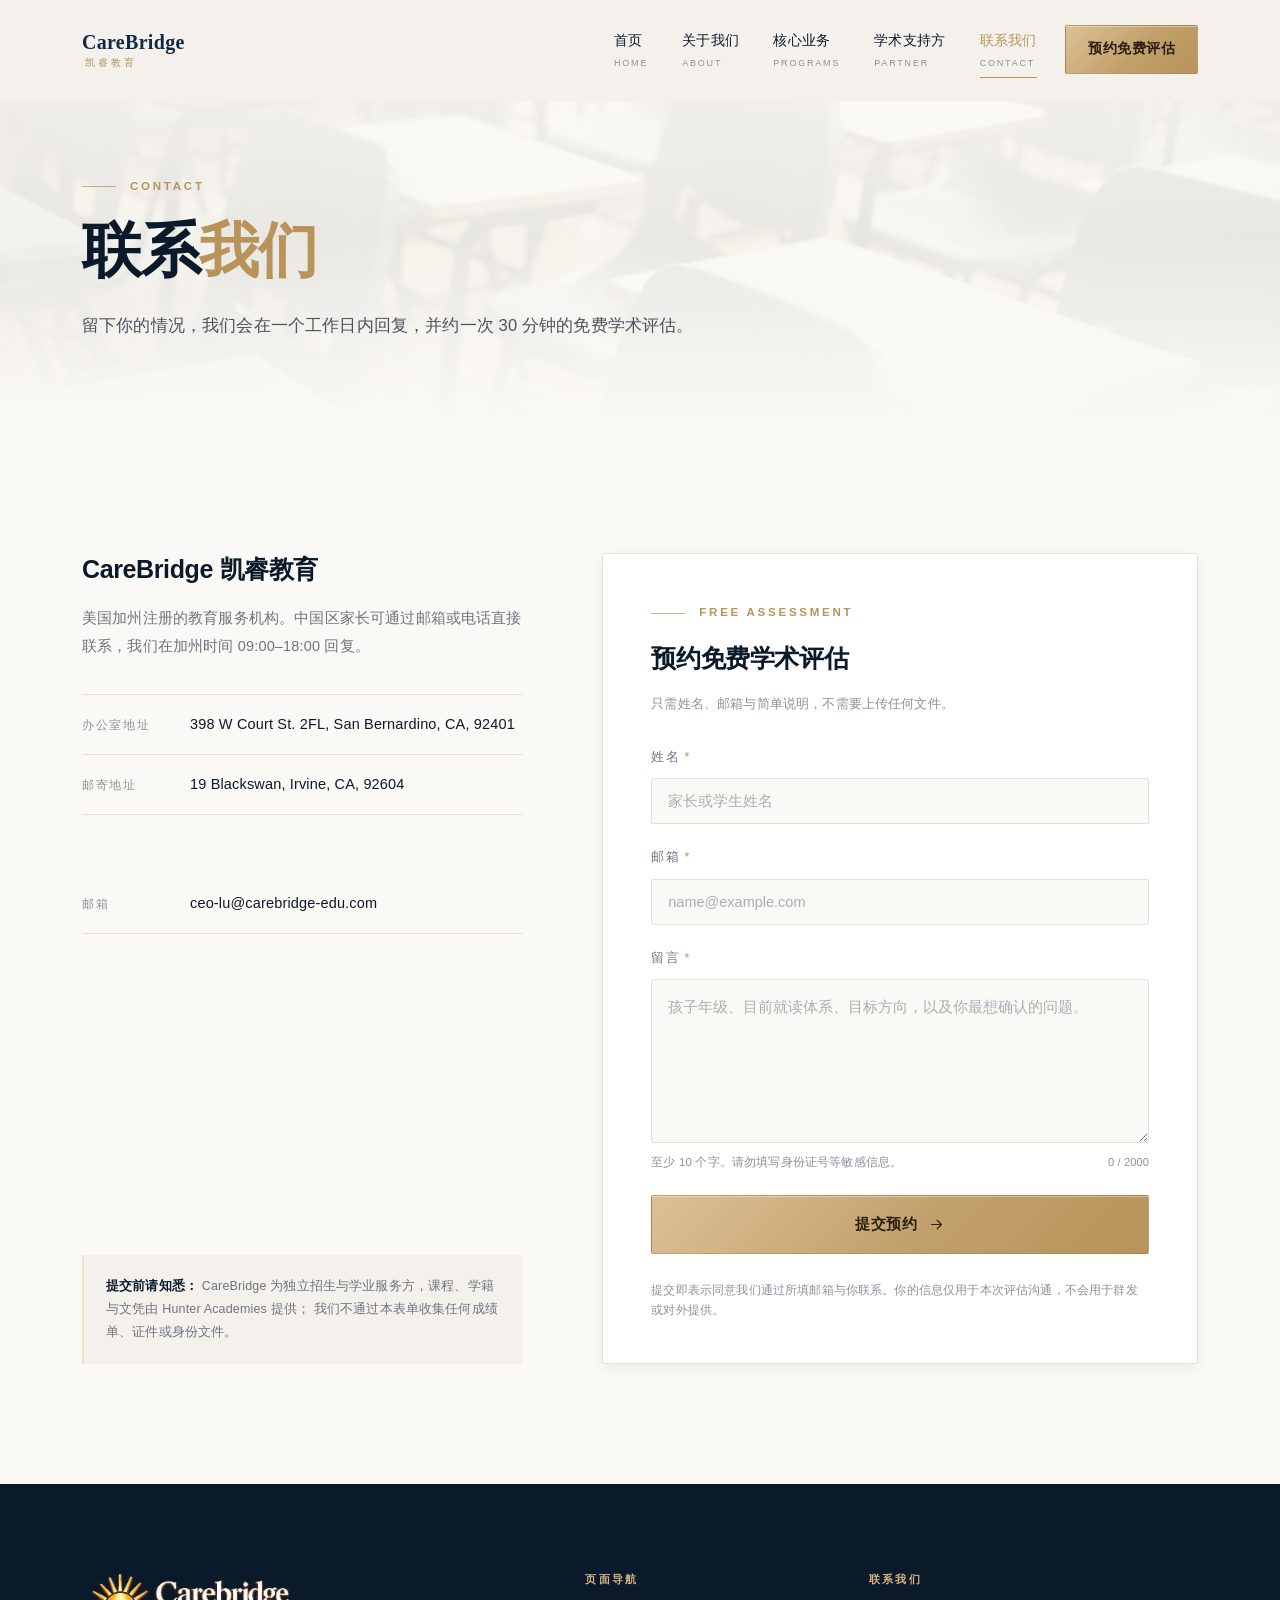
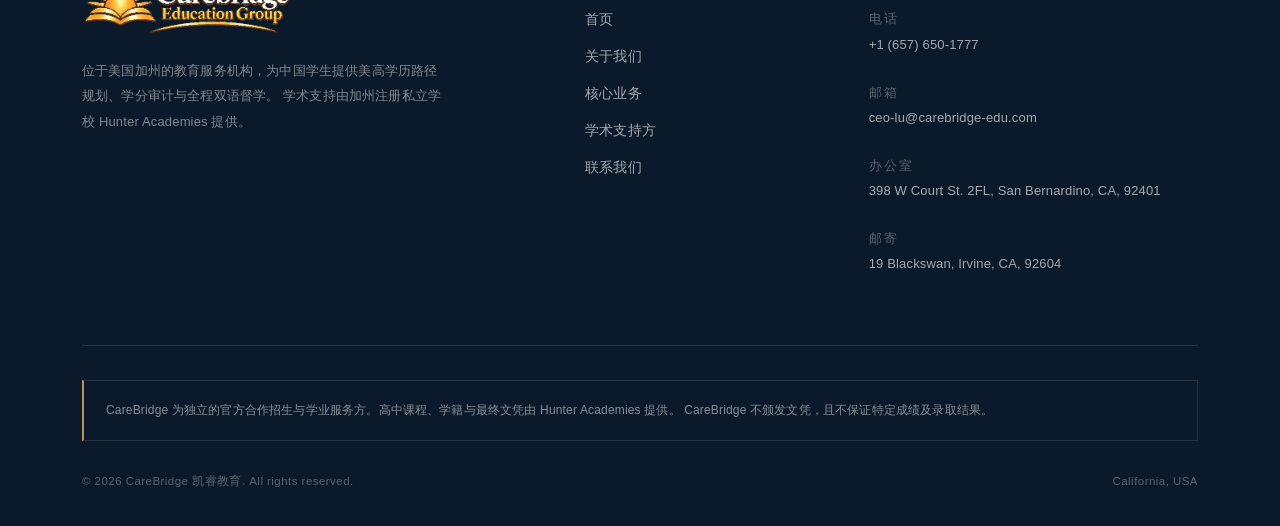
<file: contact.html>
<!DOCTYPE html>
<html lang="zh-CN">
<head>
<meta charset="UTF-8">
<meta name="viewport" content="width=device-width, initial-scale=1, viewport-fit=cover">
<title>联系我们 | 预约免费学术评估</title>
<meta name="description" content="联系 CareBridge 凯睿教育，预约一次免费学术评估，获取专属毕业时间线规划建议。">
<meta name="theme-color" content="#0E2A47">

<meta property="og:type" content="website">
<meta property="og:title" content="联系我们 | 预约免费学术评估">
<meta property="og:description" content="联系 CareBridge 凯睿教育，预约一次免费学术评估，获取专属毕业时间线规划建议。">
<meta property="og:image" content="/assets/img/campus-04-group.webp">
<meta property="og:site_name" content="CareBridge · 凯睿教育">

<link rel="icon" type="image/svg+xml" href="assets/img/favicon.svg">
<link rel="icon" type="image/png" sizes="32x32" href="assets/img/favicon-32.png">
<link rel="icon" type="image/png" sizes="96x96" href="assets/img/favicon-96.png">
<link rel="icon" type="image/png" sizes="192x192" href="assets/img/favicon-192.png">
<link rel="apple-touch-icon" sizes="180x180" href="assets/img/apple-touch-icon.png">
<link rel="shortcut icon" href="favicon.ico">
<link rel="stylesheet" href="assets/css/main.css">
</head>
<body class="route-contact">

<a class="skip-link" href="#main">跳到主要内容</a>

<header class="site-header" id="siteHeader">
  <div class="shell header-inner">
    <a class="brand" href="index.html" aria-label="CareBridge · 凯睿教育 首页">
      <span class="brand-text">
        <span class="brand-en">CareBridge</span>
        <span class="brand-cn">凯睿教育</span>
      </span>
    </a>

    <nav class="nav" id="primaryNav" aria-label="主导航">
              <a class="nav-link" href="index.html">
          <span class="nav-cn">首页</span>
          <span class="nav-en">Home</span>
        </a>
              <a class="nav-link" href="about.html">
          <span class="nav-cn">关于我们</span>
          <span class="nav-en">About</span>
        </a>
              <a class="nav-link" href="programs.html">
          <span class="nav-cn">核心业务</span>
          <span class="nav-en">Programs</span>
        </a>
              <a class="nav-link" href="partner.html">
          <span class="nav-cn">学术支持方</span>
          <span class="nav-en">Partner</span>
        </a>
              <a class="nav-link is-active" href="contact.html">
          <span class="nav-cn">联系我们</span>
          <span class="nav-en">Contact</span>
        </a>
            <a class="btn btn-sm btn-gold nav-cta-mobile" href="contact.html">预约免费评估</a>
    </nav>

    <div class="header-actions">
      <a class="btn btn-sm btn-gold nav-cta" href="contact.html">预约免费评估</a>
      <button class="nav-toggle" id="navToggle" aria-label="打开菜单" aria-expanded="false" aria-controls="primaryNav">
        <span></span><span></span>
      </button>
    </div>
  </div>
</header>

<main id="main">

<section class="page-hero page-hero-light page-hero-compact">
  <div class="page-hero-bg">
    <img src="assets/img/empty-classroom.webp" alt="" aria-hidden="true">
  </div>
  <div class="shell">
    <p class="eyebrow" data-reveal><span class="eyebrow-line"></span>Contact</p>
    <h1 class="page-title" data-reveal data-delay="1">联系<em>我们</em></h1>
    <p class="page-lead" data-reveal data-delay="2">
      留下你的情况，我们会在一个工作日内回复，并约一次 30 分钟的免费学术评估。
    </p>
  </div>
</section>

<section class="section">
  <div class="shell contact-grid">
    <!-- 左：信息 -->
    <div class="contact-info">
      <h2 class="block-title block-title-sm" data-reveal>CareBridge 凯睿教育</h2>
      <p class="contact-intro" data-reveal>
        美国加州注册的教育服务机构。中国区家长可通过邮箱或电话直接联系，我们在加州时间
        09:00–18:00 回复。
      </p>

      <ul class="contact-list">
        <li data-reveal>
          <span class="ci-label">办公室地址</span>
          <span class="ci-value">398 W Court St. 2FL, San Bernardino, CA, 92401</span>
        </li>
        <li data-reveal data-delay="1">
          <span class="ci-label">邮寄地址</span>
          <span class="ci-value">19 Blackswan, Irvine, CA, 92604</span>
        </li>
        <li data-reveal data-delay="2">
          <span class="ci-label">电话</span>
          <a class="ci-value ci-link" href="tel:+16576501777">+1 (657) 650-1777</a>
        </li>
        <li data-reveal data-delay="3">
          <span class="ci-label">邮箱</span>
          <a class="ci-value ci-link" href="mailto:ceo-lu@carebridge-edu.com">ceo-lu@carebridge-edu.com</a>
        </li>
      </ul>

      <div class="contact-note" data-reveal>
        <strong>提交前请知悉：</strong>
        CareBridge 为独立招生与学业服务方，课程、学籍与文凭由 Hunter Academies 提供；
        我们不通过本表单收集任何成绩单、证件或身份文件。
      </div>
    </div>

    <!-- 右：表单 -->
    <div class="form-panel" id="form">
      <div class="form-head" data-reveal>
        <p class="eyebrow"><span class="eyebrow-line"></span>Free Assessment</p>
        <h2 class="block-title block-title-sm">预约免费学术评估</h2>
        <p class="form-sub">只需姓名、邮箱与简单说明，不需要上传任何文件。</p>
      </div>

      
      
      <form class="lead-form" method="post" action="#" novalidate onsubmit="alert('当前为静态预览版，表单暂不提交。
正式上线后可正常收集预约。'); return false;">
        
        
        <!-- 蜜罐：正常用户看不到，也不会填写 -->
        <div class="hp-field" aria-hidden="true">
          <label>Website<input type="text" name="website" tabindex="-1" autocomplete="off"></label>
        </div>

        <div class="field">
          <label for="name">姓名 <span class="req">*</span></label>
          <input type="text" id="name" name="name" value=""
                 placeholder="家长或学生姓名" maxlength="40" required autocomplete="name">
                  </div>

        <div class="field">
          <label for="email">邮箱 <span class="req">*</span></label>
          <input type="email" id="email" name="email" value=""
                 placeholder="name@example.com" maxlength="120" required autocomplete="email">
                  </div>

        <div class="field">
          <label for="message">留言 <span class="req">*</span></label>
          <textarea id="message" name="message" rows="5" maxlength="2000" required
                    placeholder="孩子年级、目前就读体系、目标方向，以及你最想确认的问题。"></textarea>
          <div class="field-foot">
                          <span class="field-hint">至少 10 个字。请勿填写身份证号等敏感信息。</span>
                        <span class="char-count" id="charCount">0 / 2000</span>
          </div>
        </div>

        <button class="btn btn-gold btn-block" type="submit">
          提交预约
          <svg class="btn-arrow" viewBox="0 0 24 24" fill="none" aria-hidden="true">
            <path d="M5 12h14M13 6l6 6-6 6" stroke="currentColor" stroke-width="1.6"
                  stroke-linecap="round" stroke-linejoin="round"/>
          </svg>
        </button>

        <p class="form-privacy">
          提交即表示同意我们通过所填邮箱与你联系。你的信息仅用于本次评估沟通，不会用于群发或对外提供。
        </p>
      </form>
    </div>
  </div>
</section>
</main>

<footer class="site-footer">
  <div class="shell">
    <div class="footer-top">
      <div class="footer-brand">
        <a class="brand brand-light footer-brand-link" href="index.html"
           aria-label="CareBridge 凯睿教育 首页">
          <img class="footer-logo" src="assets/img/carebridge-logo-v2.png"
               alt="CareBridge 凯睿教育">
        </a>
        <p class="footer-desc">
          位于美国加州的教育服务机构，为中国学生提供美高学历路径规划、学分审计与全程双语督学。
          学术支持由加州注册私立学校 Hunter Academies 提供。
        </p>
      </div>

      <div class="footer-col">
        <h4>页面导航</h4>
        <ul>
                      <li><a href="index.html">首页</a></li>
                      <li><a href="about.html">关于我们</a></li>
                      <li><a href="programs.html">核心业务</a></li>
                      <li><a href="partner.html">学术支持方</a></li>
                      <li><a href="contact.html">联系我们</a></li>
                  </ul>
      </div>

      <div class="footer-col">
        <h4>联系我们</h4>
        <ul class="footer-contact">
          <li>
            <span class="fc-label">电话</span>
            <a href="tel:+16576501777">+1 (657) 650-1777</a>
          </li>
          <li>
            <span class="fc-label">邮箱</span>
            <a href="mailto:ceo-lu@carebridge-edu.com">ceo-lu@carebridge-edu.com</a>
          </li>
          <li>
            <span class="fc-label">办公室</span>
            <span>398 W Court St. 2FL, San Bernardino, CA, 92401</span>
          </li>
          <li>
            <span class="fc-label">邮寄</span>
            <span>19 Blackswan, Irvine, CA, 92604</span>
          </li>
        </ul>
      </div>
    </div>

    <div class="footer-disclaimer">
      CareBridge 为独立的官方合作招生与学业服务方。高中课程、学籍与最终文凭由 Hunter Academies 提供。
      CareBridge 不颁发文凭，且不保证特定成绩及录取结果。
    </div>

    <div class="footer-bottom">
      <span>© 2026 CareBridge 凯睿教育. All rights reserved.</span>
      <span class="footer-legal">California, USA</span>
    </div>
  </div>
</footer>

<button class="to-top" id="toTop" aria-label="回到顶部">
  <svg viewBox="0 0 24 24" fill="none" aria-hidden="true">
    <path d="M12 19V6M6 12l6-6 6 6" stroke="currentColor" stroke-width="1.6"
          stroke-linecap="round" stroke-linejoin="round"/>
  </svg>
</button>

<script src="assets/js/main.js" defer></script>
</body>
</html>
</file>
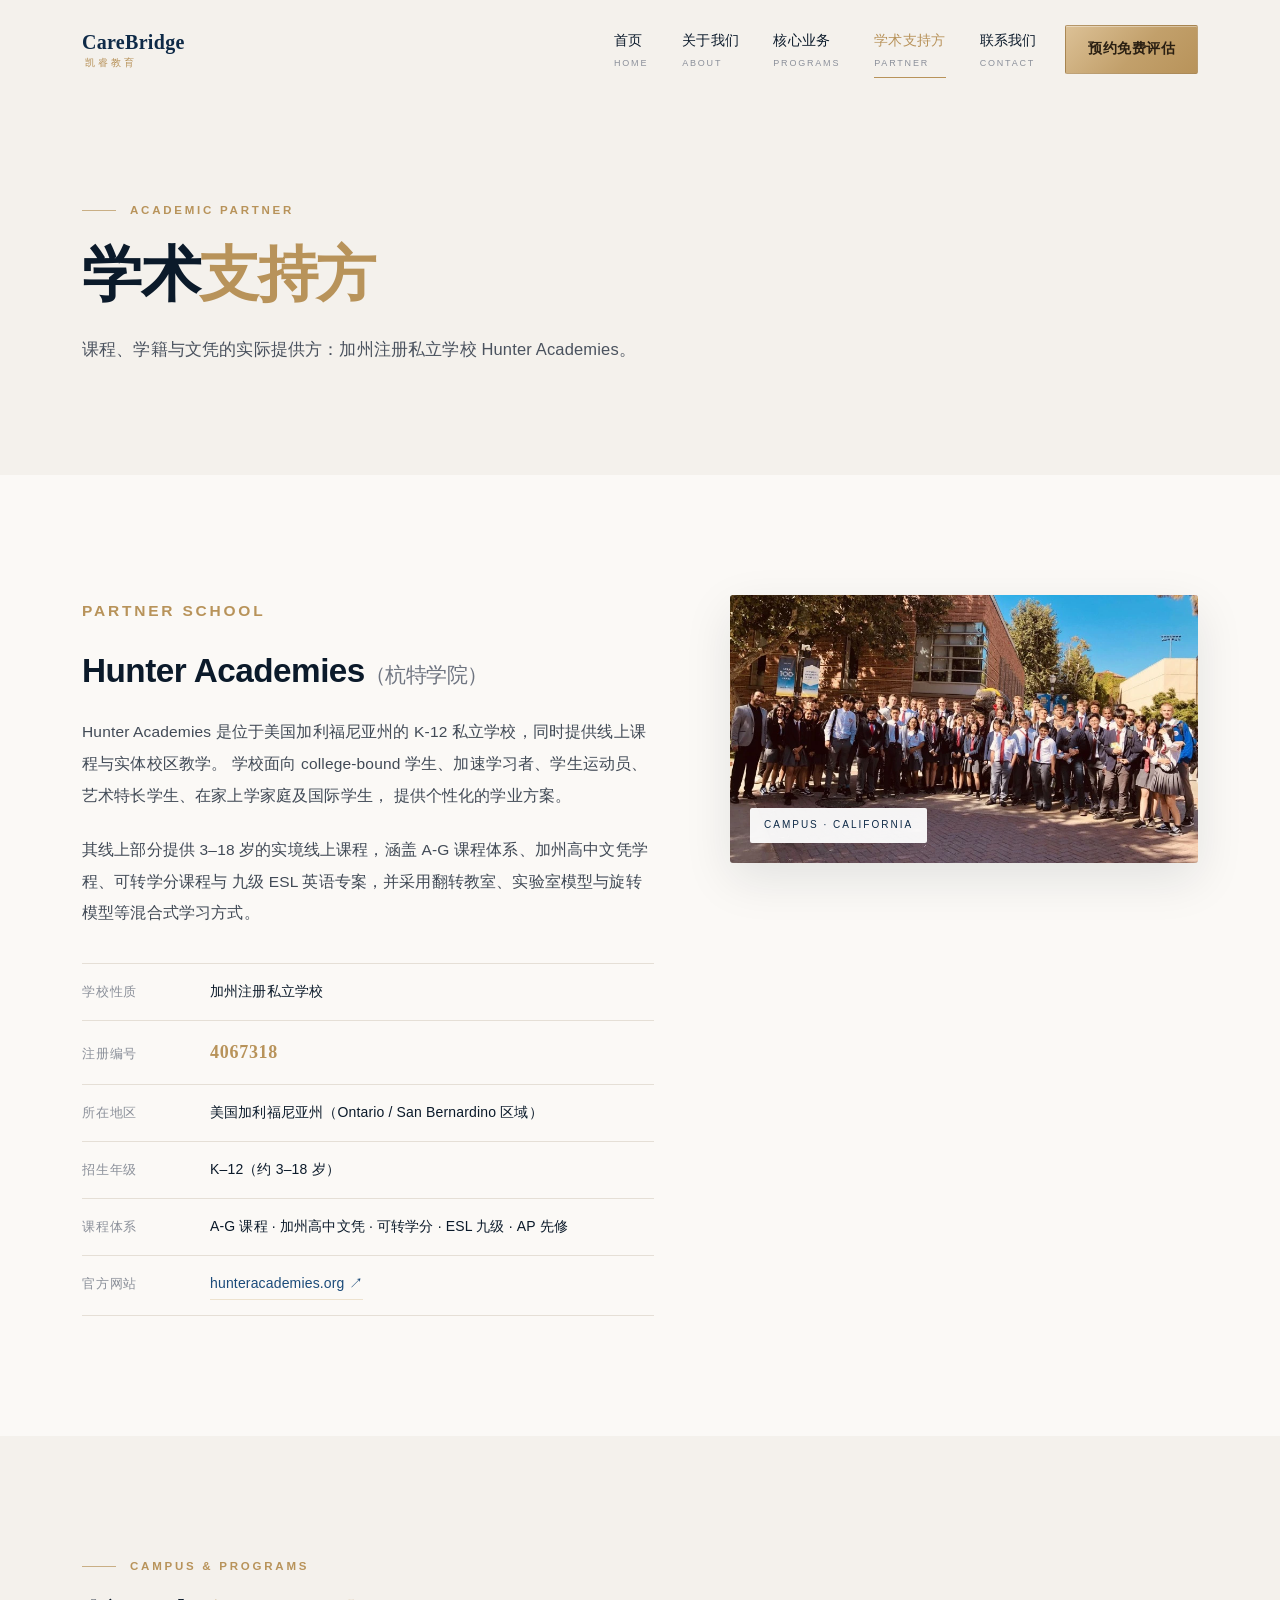
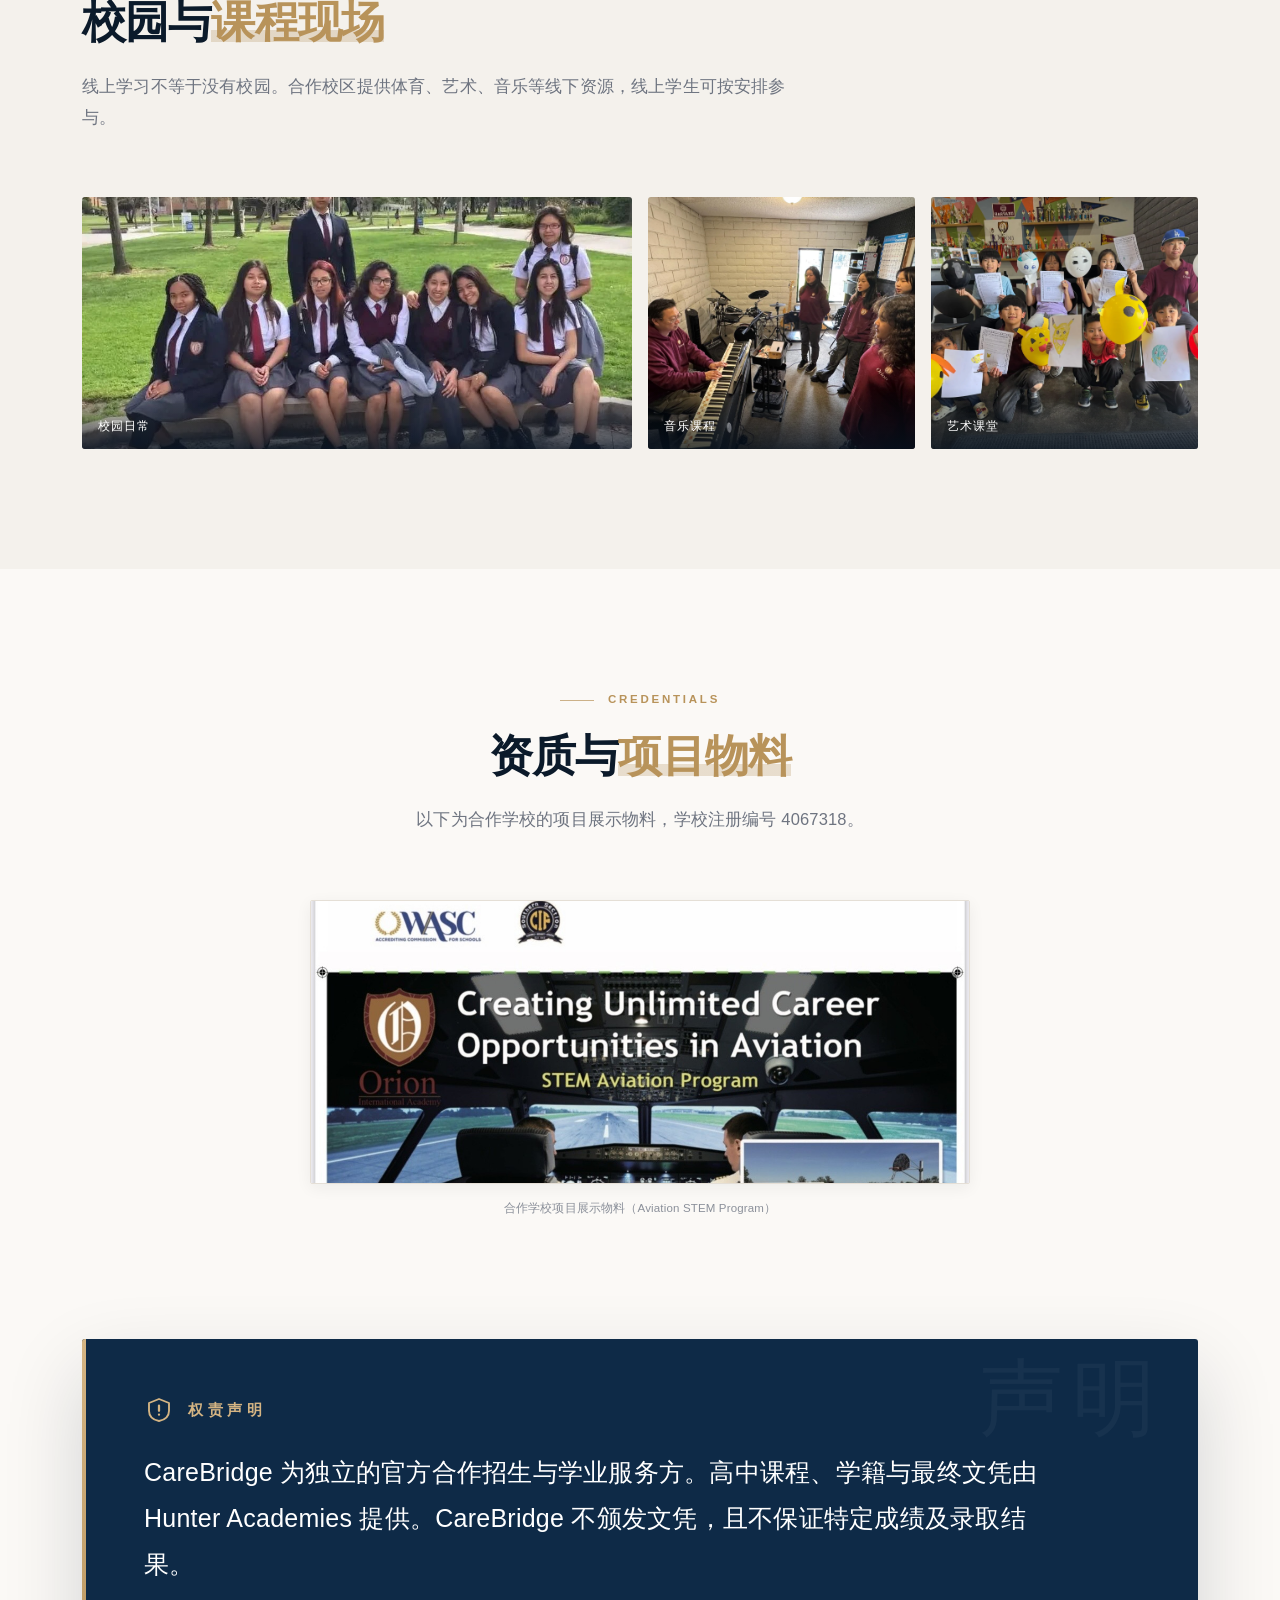
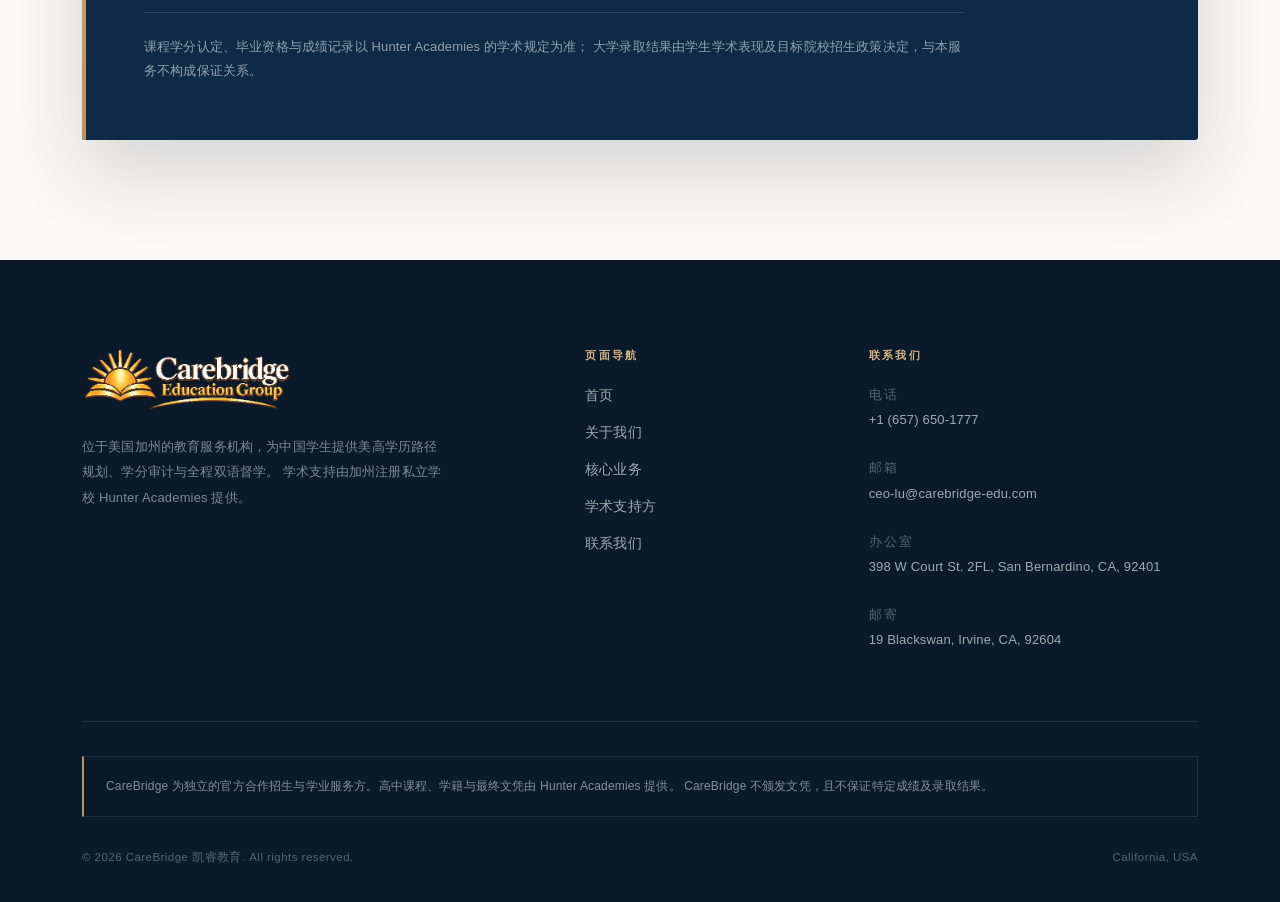
<file: partner.html>
<!DOCTYPE html>
<html lang="zh-CN">
<head>
<meta charset="UTF-8">
<meta name="viewport" content="width=device-width, initial-scale=1, viewport-fit=cover">
<title>学术支持方 | Hunter Academies</title>
<meta name="description" content="Hunter Academies 为加州注册私立学校（注册编号 4067318），为 CareBridge 学员提供原版课程、学籍与学分记录。">
<meta name="theme-color" content="#0E2A47">

<meta property="og:type" content="website">
<meta property="og:title" content="学术支持方 | Hunter Academies">
<meta property="og:description" content="Hunter Academies 为加州注册私立学校（注册编号 4067318），为 CareBridge 学员提供原版课程、学籍与学分记录。">
<meta property="og:image" content="/assets/img/campus-04-group.webp">
<meta property="og:site_name" content="CareBridge · 凯睿教育">

<link rel="icon" type="image/svg+xml" href="assets/img/favicon.svg">
<link rel="icon" type="image/png" sizes="32x32" href="assets/img/favicon-32.png">
<link rel="icon" type="image/png" sizes="96x96" href="assets/img/favicon-96.png">
<link rel="icon" type="image/png" sizes="192x192" href="assets/img/favicon-192.png">
<link rel="apple-touch-icon" sizes="180x180" href="assets/img/apple-touch-icon.png">
<link rel="shortcut icon" href="favicon.ico">
<link rel="stylesheet" href="assets/css/main.css">
</head>
<body class="route-partner">

<a class="skip-link" href="#main">跳到主要内容</a>

<header class="site-header" id="siteHeader">
  <div class="shell header-inner">
    <a class="brand" href="index.html" aria-label="CareBridge · 凯睿教育 首页">
      <span class="brand-text">
        <span class="brand-en">CareBridge</span>
        <span class="brand-cn">凯睿教育</span>
      </span>
    </a>

    <nav class="nav" id="primaryNav" aria-label="主导航">
              <a class="nav-link" href="index.html">
          <span class="nav-cn">首页</span>
          <span class="nav-en">Home</span>
        </a>
              <a class="nav-link" href="about.html">
          <span class="nav-cn">关于我们</span>
          <span class="nav-en">About</span>
        </a>
              <a class="nav-link" href="programs.html">
          <span class="nav-cn">核心业务</span>
          <span class="nav-en">Programs</span>
        </a>
              <a class="nav-link is-active" href="partner.html">
          <span class="nav-cn">学术支持方</span>
          <span class="nav-en">Partner</span>
        </a>
              <a class="nav-link" href="contact.html">
          <span class="nav-cn">联系我们</span>
          <span class="nav-en">Contact</span>
        </a>
            <a class="btn btn-sm btn-gold nav-cta-mobile" href="contact.html">预约免费评估</a>
    </nav>

    <div class="header-actions">
      <a class="btn btn-sm btn-gold nav-cta" href="contact.html">预约免费评估</a>
      <button class="nav-toggle" id="navToggle" aria-label="打开菜单" aria-expanded="false" aria-controls="primaryNav">
        <span></span><span></span>
      </button>
    </div>
  </div>
</header>

<main id="main">

<section class="page-hero page-hero-light">
  <div class="shell">
    <p class="eyebrow" data-reveal><span class="eyebrow-line"></span>Academic Partner</p>
    <h1 class="page-title" data-reveal data-delay="1">学术<em>支持方</em></h1>
    <p class="page-lead" data-reveal data-delay="2">
      课程、学籍与文凭的实际提供方：加州注册私立学校 Hunter Academies。
    </p>
  </div>
</section>

<section class="section">
  <div class="shell partner-grid">
    <div class="partner-copy">
      <p class="prog-kicker" data-reveal><span>Partner School</span></p>
      <h2 class="block-title" data-reveal>
        Hunter Academies<span class="title-cn">（杭特学院）</span>
      </h2>
      <p data-reveal>
        Hunter Academies 是位于美国加利福尼亚州的 K-12 私立学校，同时提供线上课程与实体校区教学。
        学校面向 college-bound 学生、加速学习者、学生运动员、艺术特长学生、在家上学家庭及国际学生，
        提供个性化的学业方案。
      </p>
      <p data-reveal>
        其线上部分提供 3–18 岁的实境线上课程，涵盖 A-G 课程体系、加州高中文凭学程、可转学分课程与
        九级 ESL 英语专案，并采用翻转教室、实验室模型与旋转模型等混合式学习方式。
      </p>

      <dl class="fact-table" data-reveal>
        <div class="fact-row">
          <dt>学校性质</dt>
          <dd>加州注册私立学校</dd>
        </div>
        <div class="fact-row">
          <dt>注册编号</dt>
          <dd><strong>4067318</strong></dd>
        </div>
        <div class="fact-row">
          <dt>所在地区</dt>
          <dd>美国加利福尼亚州（Ontario / San Bernardino 区域）</dd>
        </div>
        <div class="fact-row">
          <dt>招生年级</dt>
          <dd>K–12（约 3–18 岁）</dd>
        </div>
        <div class="fact-row">
          <dt>课程体系</dt>
          <dd>A-G 课程 · 加州高中文凭 · 可转学分 · ESL 九级 · AP 先修</dd>
        </div>
        <div class="fact-row">
          <dt>官方网站</dt>
          <dd>
            <a class="text-link" href="https://hunteracademies.org" target="_blank" rel="noopener noreferrer">
              hunteracademies.org ↗
            </a>
          </dd>
        </div>
      </dl>
    </div>

    <div class="partner-frame" data-reveal data-delay="1">
      <img src="assets/img/campus-09-outdoor.webp" alt="Hunter Academies 合作校区学生">
      <span class="frame-badge">Campus · California</span>
    </div>
  </div>
</section>

<!-- ============ 图集 ============ -->
<section class="section section-alt">
  <div class="shell">
    <header class="section-head">
      <p class="eyebrow" data-reveal><span class="eyebrow-line"></span>Campus & Programs</p>
      <h2 class="section-title" data-reveal data-delay="1">校园与<em>课程现场</em></h2>
      <p class="section-lead" data-reveal data-delay="2">
        线上学习不等于没有校园。合作校区提供体育、艺术、音乐等线下资源，线上学生可按安排参与。
      </p>
    </header>

    <div class="gallery">
      <figure class="gallery-item gallery-wide" data-reveal>
        <img src="assets/img/campus-06-students.webp" alt="校区学生在校园内">
        <figcaption>校园日常</figcaption>
      </figure>
      <figure class="gallery-item" data-reveal data-delay="1">
        <img src="assets/img/campus-02-music.webp" alt="音乐课">
        <figcaption>音乐课程</figcaption>
      </figure>
      <figure class="gallery-item" data-reveal data-delay="2">
        <img src="assets/img/campus-03-art.webp" alt="艺术课堂">
        <figcaption>艺术课堂</figcaption>
      </figure>
    </div>
  </div>
</section>

<!-- ============ 资质物料 ============ -->
<section class="section">
  <div class="shell">
    <header class="section-head section-head-center">
      <p class="eyebrow" data-reveal><span class="eyebrow-line"></span>Credentials</p>
      <h2 class="section-title" data-reveal data-delay="1">资质与<em>项目物料</em></h2>
      <p class="section-lead" data-reveal data-delay="2">
        以下为合作学校的项目展示物料，学校注册编号 4067318。
      </p>
    </header>

    <figure class="cred-figure cred-figure-wide" data-reveal>
      <img src="assets/img/hunter-accreditation.jpg"
           alt="合作学校项目展示物料：Aviation STEM Program">
      <figcaption>合作学校项目展示物料（Aviation STEM Program）</figcaption>
    </figure>
  </div>
</section>

<!-- ============ 权责声明 ============ -->
<section class="disclaimer-band">
  <div class="shell">
    <div class="disclaimer-box" data-reveal>
      <div class="disc-head">
        <span class="disc-icon" aria-hidden="true">
          <svg viewBox="0 0 24 24" fill="none">
            <path d="M12 3.2 20 6.4v6.1c0 4.5-3.3 7.3-8 8.3-4.7-1-8-3.8-8-8.3V6.4L12 3.2Z"
                  stroke="currentColor" stroke-width="1.5" stroke-linejoin="round"/>
            <path d="M12 8.4v4.2M12 15.6v.1" stroke="currentColor" stroke-width="1.8"
                  stroke-linecap="round"/>
          </svg>
        </span>
        <h2>权责声明</h2>
      </div>
      <p class="disc-text">
        CareBridge 为独立的官方合作招生与学业服务方。高中课程、学籍与最终文凭由
        Hunter Academies 提供。CareBridge 不颁发文凭，且不保证特定成绩及录取结果。
      </p>
      <p class="disc-sub">
        课程学分认定、毕业资格与成绩记录以 Hunter Academies 的学术规定为准；
        大学录取结果由学生学术表现及目标院校招生政策决定，与本服务不构成保证关系。
      </p>
    </div>
  </div>
</section>
</main>

<footer class="site-footer">
  <div class="shell">
    <div class="footer-top">
      <div class="footer-brand">
        <a class="brand brand-light footer-brand-link" href="index.html"
           aria-label="CareBridge 凯睿教育 首页">
          <img class="footer-logo" src="assets/img/carebridge-logo-v2.png"
               alt="CareBridge 凯睿教育">
        </a>
        <p class="footer-desc">
          位于美国加州的教育服务机构，为中国学生提供美高学历路径规划、学分审计与全程双语督学。
          学术支持由加州注册私立学校 Hunter Academies 提供。
        </p>
      </div>

      <div class="footer-col">
        <h4>页面导航</h4>
        <ul>
                      <li><a href="index.html">首页</a></li>
                      <li><a href="about.html">关于我们</a></li>
                      <li><a href="programs.html">核心业务</a></li>
                      <li><a href="partner.html">学术支持方</a></li>
                      <li><a href="contact.html">联系我们</a></li>
                  </ul>
      </div>

      <div class="footer-col">
        <h4>联系我们</h4>
        <ul class="footer-contact">
          <li>
            <span class="fc-label">电话</span>
            <a href="tel:+16576501777">+1 (657) 650-1777</a>
          </li>
          <li>
            <span class="fc-label">邮箱</span>
            <a href="mailto:ceo-lu@carebridge-edu.com">ceo-lu@carebridge-edu.com</a>
          </li>
          <li>
            <span class="fc-label">办公室</span>
            <span>398 W Court St. 2FL, San Bernardino, CA, 92401</span>
          </li>
          <li>
            <span class="fc-label">邮寄</span>
            <span>19 Blackswan, Irvine, CA, 92604</span>
          </li>
        </ul>
      </div>
    </div>

    <div class="footer-disclaimer">
      CareBridge 为独立的官方合作招生与学业服务方。高中课程、学籍与最终文凭由 Hunter Academies 提供。
      CareBridge 不颁发文凭，且不保证特定成绩及录取结果。
    </div>

    <div class="footer-bottom">
      <span>© 2026 CareBridge 凯睿教育. All rights reserved.</span>
      <span class="footer-legal">California, USA</span>
    </div>
  </div>
</footer>

<button class="to-top" id="toTop" aria-label="回到顶部">
  <svg viewBox="0 0 24 24" fill="none" aria-hidden="true">
    <path d="M12 19V6M6 12l6-6 6 6" stroke="currentColor" stroke-width="1.6"
          stroke-linecap="round" stroke-linejoin="round"/>
  </svg>
</button>

<script src="assets/js/main.js" defer></script>
</body>
</html>
</file>
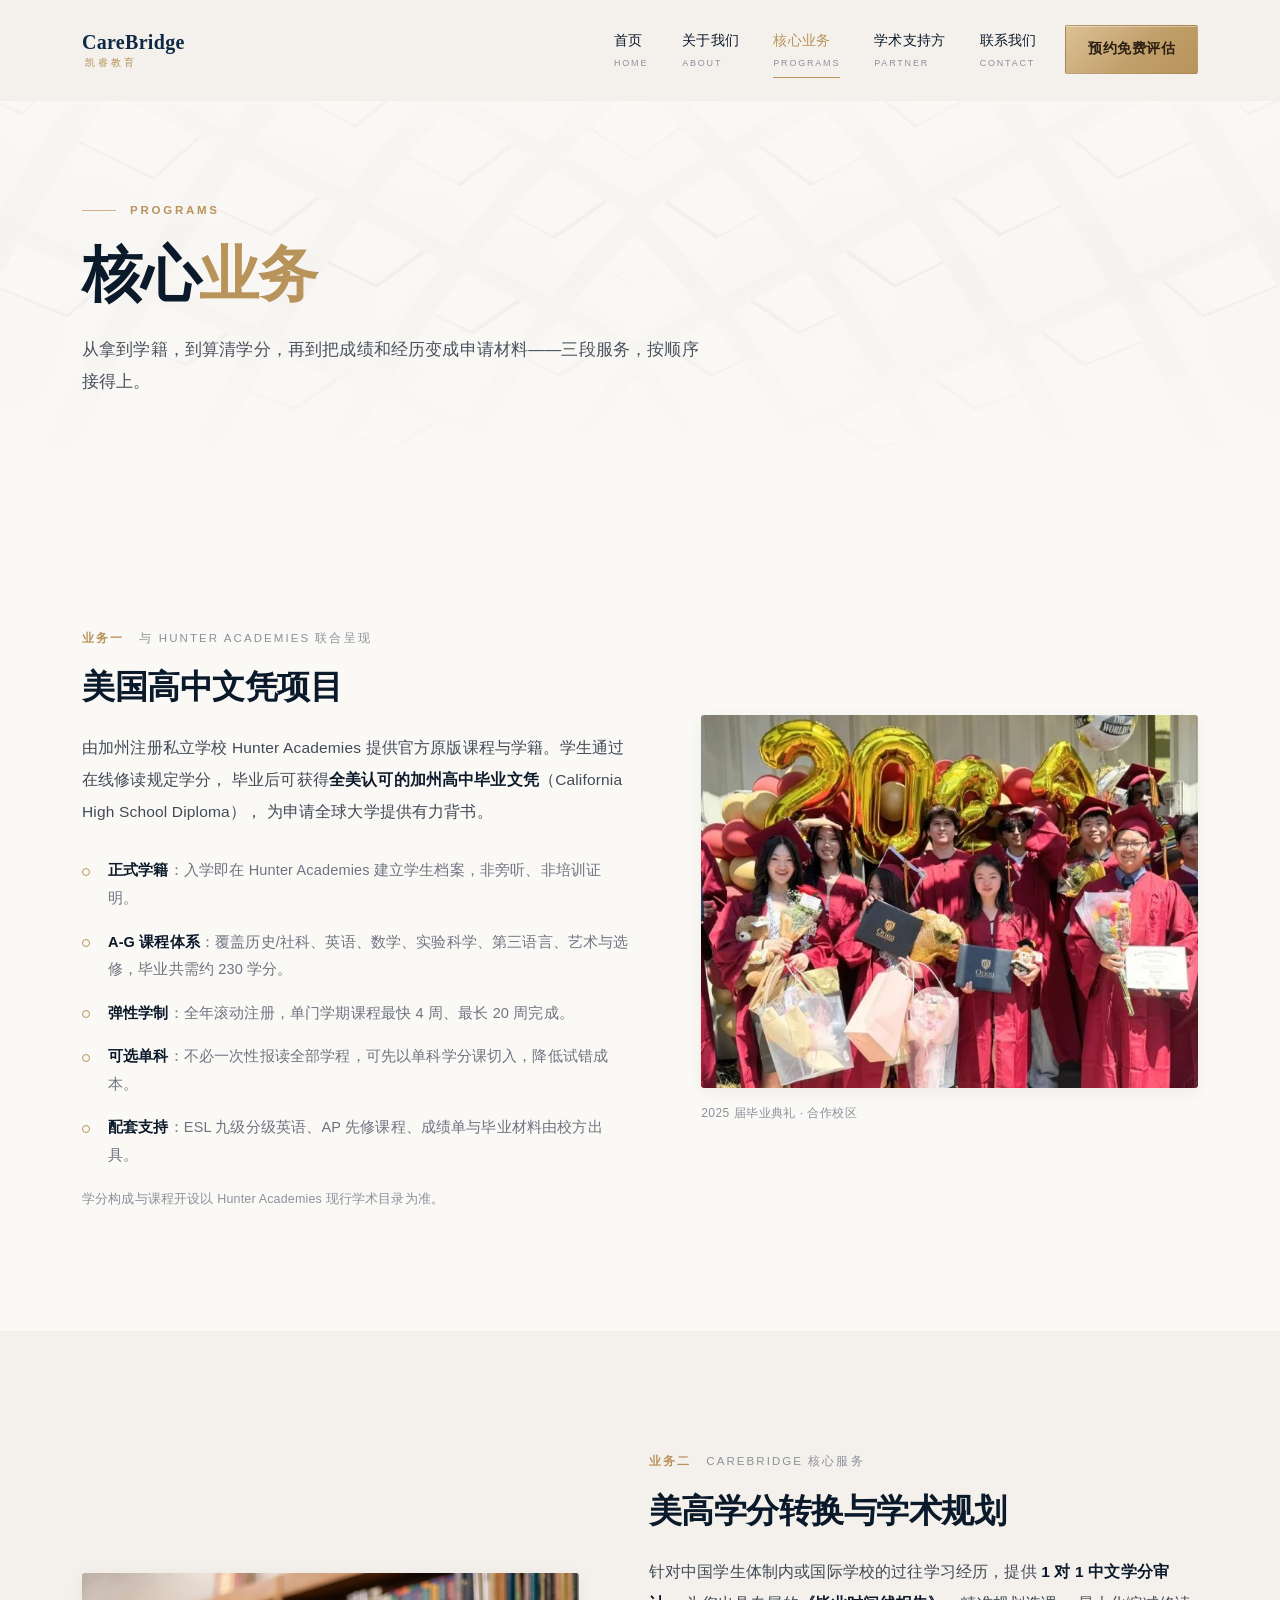
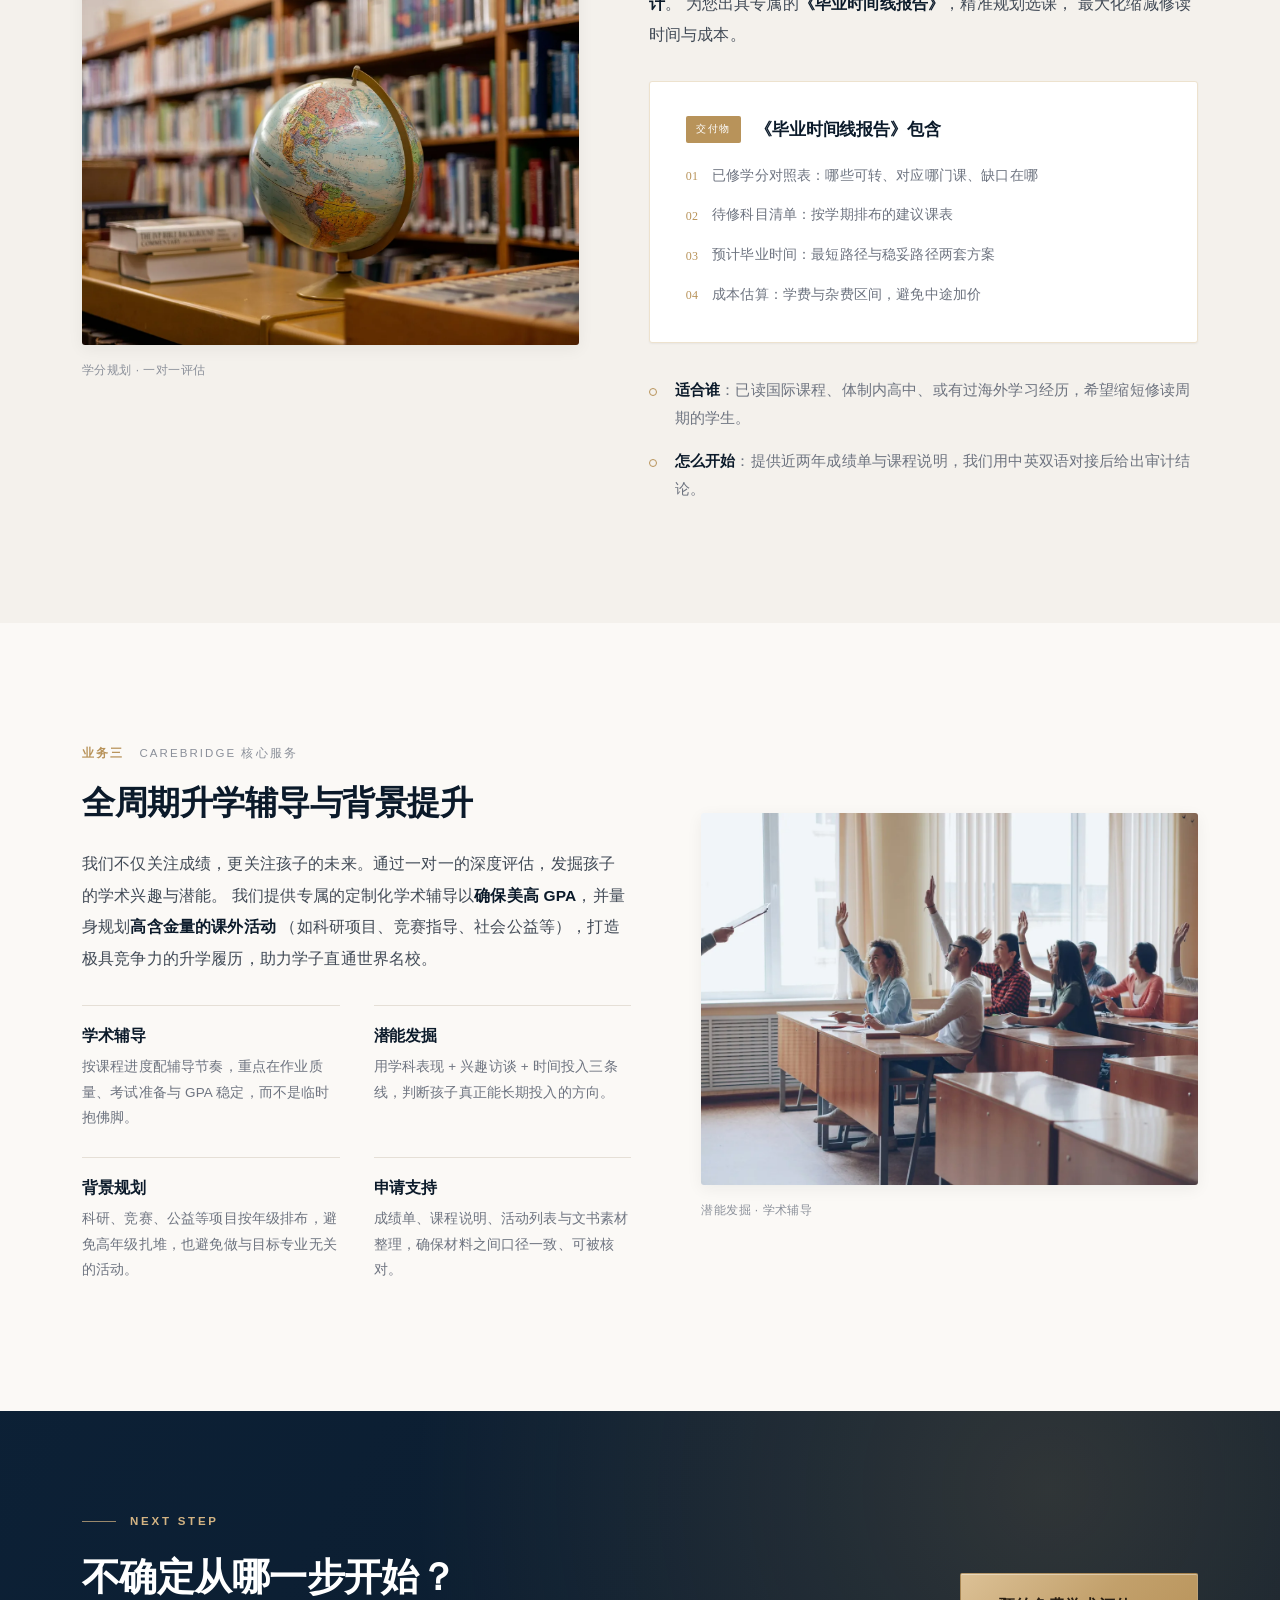
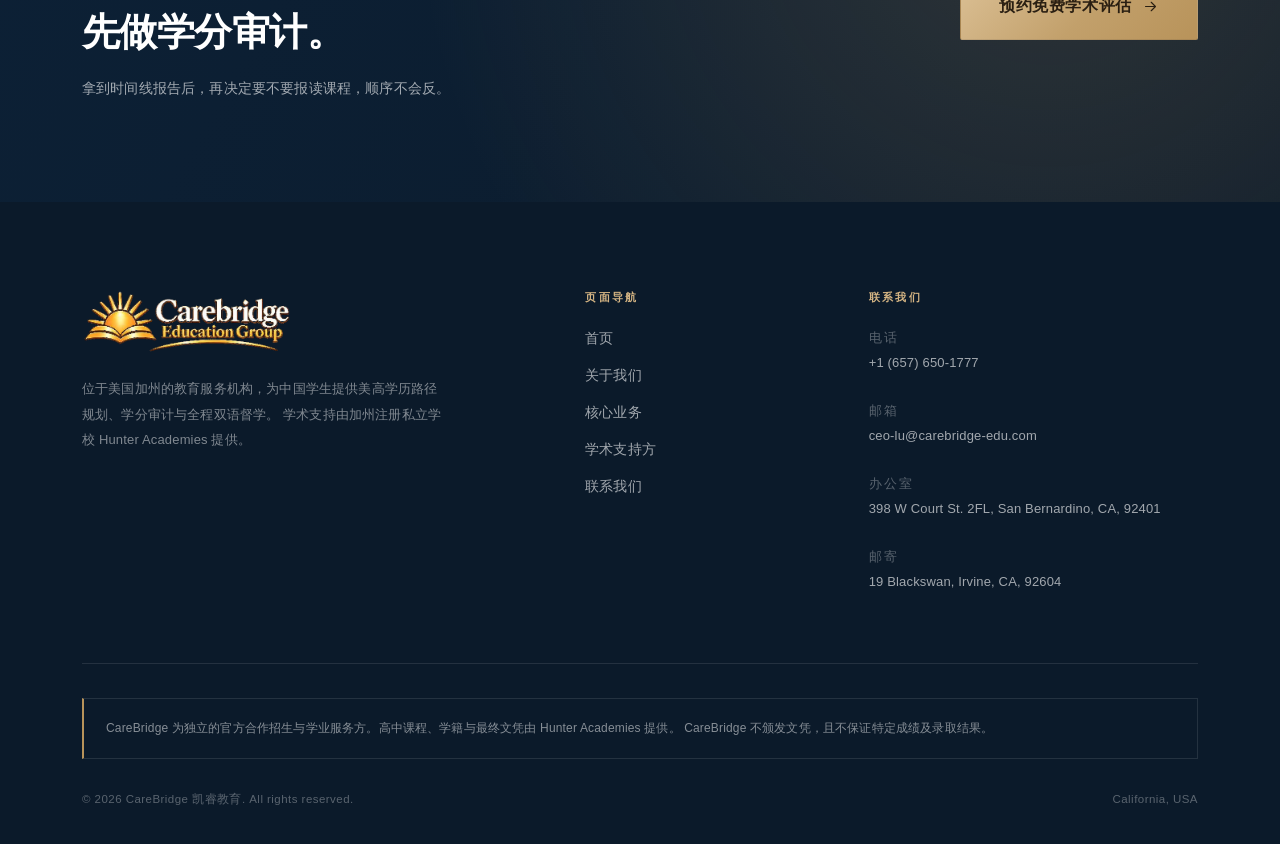
<file: programs.html>
<!DOCTYPE html>
<html lang="zh-CN">
<head>
<meta charset="UTF-8">
<meta name="viewport" content="width=device-width, initial-scale=1, viewport-fit=cover">
<title>核心业务 | 美高文凭 · 学分转换 · 升学辅导</title>
<meta name="description" content="美国高中文凭项目、美高学分转换与学术规划、全周期升学辅导与背景提升——三大核心业务均由中英双语团队陪跑。">
<meta name="theme-color" content="#0E2A47">

<meta property="og:type" content="website">
<meta property="og:title" content="核心业务 | 美高文凭 · 学分转换 · 升学辅导">
<meta property="og:description" content="美国高中文凭项目、美高学分转换与学术规划、全周期升学辅导与背景提升——三大核心业务均由中英双语团队陪跑。">
<meta property="og:image" content="/assets/img/campus-04-group.webp">
<meta property="og:site_name" content="CareBridge · 凯睿教育">

<link rel="icon" type="image/svg+xml" href="assets/img/favicon.svg">
<link rel="icon" type="image/png" sizes="32x32" href="assets/img/favicon-32.png">
<link rel="icon" type="image/png" sizes="96x96" href="assets/img/favicon-96.png">
<link rel="icon" type="image/png" sizes="192x192" href="assets/img/favicon-192.png">
<link rel="apple-touch-icon" sizes="180x180" href="assets/img/apple-touch-icon.png">
<link rel="shortcut icon" href="favicon.ico">
<link rel="stylesheet" href="assets/css/main.css">
</head>
<body class="route-programs">

<a class="skip-link" href="#main">跳到主要内容</a>

<header class="site-header" id="siteHeader">
  <div class="shell header-inner">
    <a class="brand" href="index.html" aria-label="CareBridge · 凯睿教育 首页">
      <span class="brand-text">
        <span class="brand-en">CareBridge</span>
        <span class="brand-cn">凯睿教育</span>
      </span>
    </a>

    <nav class="nav" id="primaryNav" aria-label="主导航">
              <a class="nav-link" href="index.html">
          <span class="nav-cn">首页</span>
          <span class="nav-en">Home</span>
        </a>
              <a class="nav-link" href="about.html">
          <span class="nav-cn">关于我们</span>
          <span class="nav-en">About</span>
        </a>
              <a class="nav-link is-active" href="programs.html">
          <span class="nav-cn">核心业务</span>
          <span class="nav-en">Programs</span>
        </a>
              <a class="nav-link" href="partner.html">
          <span class="nav-cn">学术支持方</span>
          <span class="nav-en">Partner</span>
        </a>
              <a class="nav-link" href="contact.html">
          <span class="nav-cn">联系我们</span>
          <span class="nav-en">Contact</span>
        </a>
            <a class="btn btn-sm btn-gold nav-cta-mobile" href="contact.html">预约免费评估</a>
    </nav>

    <div class="header-actions">
      <a class="btn btn-sm btn-gold nav-cta" href="contact.html">预约免费评估</a>
      <button class="nav-toggle" id="navToggle" aria-label="打开菜单" aria-expanded="false" aria-controls="primaryNav">
        <span></span><span></span>
      </button>
    </div>
  </div>
</header>

<main id="main">

<section class="page-hero page-hero-light">
  <div class="page-hero-bg">
    <img src="assets/img/bg-geo-light.jpg" alt="" aria-hidden="true">
  </div>
  <div class="shell">
    <p class="eyebrow" data-reveal><span class="eyebrow-line"></span>Programs</p>
    <h1 class="page-title" data-reveal data-delay="1">核心<em>业务</em></h1>
    <p class="page-lead" data-reveal data-delay="2">
      从拿到学籍，到算清学分，再到把成绩和经历变成申请材料——三段服务，按顺序接得上。
    </p>
  </div>
</section>

<!-- ============ 业务一 ============ -->
<section class="section prog-section" id="diploma">
  <div class="shell prog-row">
    <div class="prog-copy">
      <p class="prog-kicker" data-reveal><span>业务一</span> 与 Hunter Academies 联合呈现</p>
      <h2 class="block-title" data-reveal>美国高中文凭项目</h2>
      <p class="prog-text" data-reveal>
        由加州注册私立学校 Hunter Academies 提供官方原版课程与学籍。学生通过在线修读规定学分，
        毕业后可获得<strong>全美认可的加州高中毕业文凭</strong>（California High School Diploma），
        为申请全球大学提供有力背书。
      </p>

      <ul class="check-list" data-reveal>
        <li><strong>正式学籍</strong>：入学即在 Hunter Academies 建立学生档案，非旁听、非培训证明。</li>
        <li><strong>A-G 课程体系</strong>：覆盖历史/社科、英语、数学、实验科学、第三语言、艺术与选修，毕业共需约 230 学分。</li>
        <li><strong>弹性学制</strong>：全年滚动注册，单门学期课程最快 4 周、最长 20 周完成。</li>
        <li><strong>可选单科</strong>：不必一次性报读全部学程，可先以单科学分课切入，降低试错成本。</li>
        <li><strong>配套支持</strong>：ESL 九级分级英语、AP 先修课程、成绩单与毕业材料由校方出具。</li>
      </ul>

      <p class="micro-note" data-reveal>
        学分构成与课程开设以 Hunter Academies 现行学术目录为准。
      </p>
    </div>
    <figure class="prog-figure" data-reveal data-delay="1">
      <img src="assets/img/campus-07-graduation.webp" alt="2025 届毕业典礼">
      <figcaption>2025 届毕业典礼 · 合作校区</figcaption>
    </figure>
  </div>
</section>

<!-- ============ 业务二 ============ -->
<section class="section section-alt prog-section" id="credit">
  <div class="shell prog-row prog-row-reverse">
    <div class="prog-copy">
      <p class="prog-kicker" data-reveal><span>业务二</span> CareBridge 核心服务</p>
      <h2 class="block-title" data-reveal>美高学分转换与学术规划</h2>
      <p class="prog-text" data-reveal>
        针对中国学生体制内或国际学校的过往学习经历，提供 <strong>1 对 1 中文学分审计</strong>。
        为您出具专属的<strong>《毕业时间线报告》</strong>，精准规划选课，
        最大化缩减修读时间与成本。
      </p>

      <div class="report-card" data-reveal>
        <div class="report-head">
          <span class="report-badge">交付物</span>
          <h3>《毕业时间线报告》包含</h3>
        </div>
        <ol class="report-list">
          <li><span>01</span>已修学分对照表：哪些可转、对应哪门课、缺口在哪</li>
          <li><span>02</span>待修科目清单：按学期排布的建议课表</li>
          <li><span>03</span>预计毕业时间：最短路径与稳妥路径两套方案</li>
          <li><span>04</span>成本估算：学费与杂费区间，避免中途加价</li>
        </ol>
      </div>

      <ul class="check-list" data-reveal>
        <li><strong>适合谁</strong>：已读国际课程、体制内高中、或有过海外学习经历，希望缩短修读周期的学生。</li>
        <li><strong>怎么开始</strong>：提供近两年成绩单与课程说明，我们用中英双语对接后给出审计结论。</li>
      </ul>
    </div>
    <figure class="prog-figure" data-reveal data-delay="1">
      <img src="assets/img/library-globe.webp" alt="图书馆与地球仪">
      <figcaption>学分规划 · 一对一评估</figcaption>
    </figure>
  </div>
</section>

<!-- ============ 业务三 ============ -->
<section class="section prog-section" id="admission">
  <div class="shell prog-row">
    <div class="prog-copy">
      <p class="prog-kicker" data-reveal><span>业务三</span> CareBridge 核心服务</p>
      <h2 class="block-title" data-reveal>全周期升学辅导与背景提升</h2>
      <p class="prog-text" data-reveal>
        我们不仅关注成绩，更关注孩子的未来。通过一对一的深度评估，发掘孩子的学术兴趣与潜能。
        我们提供专属的定制化学术辅导以<strong>确保美高 GPA</strong>，并量身规划<strong>高含金量的课外活动</strong>
        （如科研项目、竞赛指导、社会公益等），打造极具竞争力的升学履历，助力学子直通世界名校。
      </p>

      <div class="service-grid">
        <div class="service-item" data-reveal>
          <h4>学术辅导</h4>
          <p>按课程进度配辅导节奏，重点在作业质量、考试准备与 GPA 稳定，而不是临时抱佛脚。</p>
        </div>
        <div class="service-item" data-reveal data-delay="1">
          <h4>潜能发掘</h4>
          <p>用学科表现 + 兴趣访谈 + 时间投入三条线，判断孩子真正能长期投入的方向。</p>
        </div>
        <div class="service-item" data-reveal data-delay="2">
          <h4>背景规划</h4>
          <p>科研、竞赛、公益等项目按年级排布，避免高年级扎堆，也避免做与目标专业无关的活动。</p>
        </div>
        <div class="service-item" data-reveal data-delay="3">
          <h4>申请支持</h4>
          <p>成绩单、课程说明、活动列表与文书素材整理，确保材料之间口径一致、可被核对。</p>
        </div>
      </div>
    </div>
    <figure class="prog-figure" data-reveal data-delay="1">
      <img src="assets/img/classroom-discussion.webp" alt="课堂互动">
      <figcaption>潜能发掘 · 学术辅导</figcaption>
    </figure>
  </div>
</section>

<!-- ============ CTA ============ -->
<section class="cta-band">
  <div class="shell cta-inner">
    <div class="cta-text" data-reveal>
      <p class="eyebrow eyebrow-light"><span class="eyebrow-line"></span>Next Step</p>
      <h2>不确定从哪一步开始？<br>先做学分审计。</h2>
      <p class="cta-sub">拿到时间线报告后，再决定要不要报读课程，顺序不会反。</p>
    </div>
    <div class="cta-action" data-reveal data-delay="1">
      <a class="btn btn-gold btn-lg" href="contact.html">
        预约免费学术评估
        <svg class="btn-arrow" viewBox="0 0 24 24" fill="none" aria-hidden="true">
          <path d="M5 12h14M13 6l6 6-6 6" stroke="currentColor" stroke-width="1.6"
                stroke-linecap="round" stroke-linejoin="round"/>
        </svg>
      </a>
    </div>
  </div>
</section>
</main>

<footer class="site-footer">
  <div class="shell">
    <div class="footer-top">
      <div class="footer-brand">
        <a class="brand brand-light footer-brand-link" href="index.html"
           aria-label="CareBridge 凯睿教育 首页">
          <img class="footer-logo" src="assets/img/carebridge-logo-v2.png"
               alt="CareBridge 凯睿教育">
        </a>
        <p class="footer-desc">
          位于美国加州的教育服务机构，为中国学生提供美高学历路径规划、学分审计与全程双语督学。
          学术支持由加州注册私立学校 Hunter Academies 提供。
        </p>
      </div>

      <div class="footer-col">
        <h4>页面导航</h4>
        <ul>
                      <li><a href="index.html">首页</a></li>
                      <li><a href="about.html">关于我们</a></li>
                      <li><a href="programs.html">核心业务</a></li>
                      <li><a href="partner.html">学术支持方</a></li>
                      <li><a href="contact.html">联系我们</a></li>
                  </ul>
      </div>

      <div class="footer-col">
        <h4>联系我们</h4>
        <ul class="footer-contact">
          <li>
            <span class="fc-label">电话</span>
            <a href="tel:+16576501777">+1 (657) 650-1777</a>
          </li>
          <li>
            <span class="fc-label">邮箱</span>
            <a href="mailto:ceo-lu@carebridge-edu.com">ceo-lu@carebridge-edu.com</a>
          </li>
          <li>
            <span class="fc-label">办公室</span>
            <span>398 W Court St. 2FL, San Bernardino, CA, 92401</span>
          </li>
          <li>
            <span class="fc-label">邮寄</span>
            <span>19 Blackswan, Irvine, CA, 92604</span>
          </li>
        </ul>
      </div>
    </div>

    <div class="footer-disclaimer">
      CareBridge 为独立的官方合作招生与学业服务方。高中课程、学籍与最终文凭由 Hunter Academies 提供。
      CareBridge 不颁发文凭，且不保证特定成绩及录取结果。
    </div>

    <div class="footer-bottom">
      <span>© 2026 CareBridge 凯睿教育. All rights reserved.</span>
      <span class="footer-legal">California, USA</span>
    </div>
  </div>
</footer>

<button class="to-top" id="toTop" aria-label="回到顶部">
  <svg viewBox="0 0 24 24" fill="none" aria-hidden="true">
    <path d="M12 19V6M6 12l6-6 6 6" stroke="currentColor" stroke-width="1.6"
          stroke-linecap="round" stroke-linejoin="round"/>
  </svg>
</button>

<script src="assets/js/main.js" defer></script>
</body>
</html>
</file>
<file: assets/css/main.css>
﻿/* =========================================================
   CareBridge · 凯睿教育
   Design system: navy / brass / paper
   ========================================================= */

/* ---------- 1. Tokens ---------- */
:root {
  --ink:        #0B1A2A;
  --navy:       #0E2A47;
  --navy-2:     #12395C;
  --blue:       #1B4B7A;
  --brass:      #B8935A;
  --brass-2:    #D4B483;
  --brass-soft: #EDE2CE;
  --paper:      #FBF9F6;
  --paper-2:    #F4F1EC;
  --paper-3:    #EDE8E0;
  --line:       #E5DFD6;
  --line-dark:  rgba(255, 255, 255, .14);
  --muted:      #6E7480;
  --muted-2:    #8B909A;
  --white:      #fff;

  --shadow-xs: 0 1px 2px rgba(11, 26, 42, .05);
  --shadow-sm: 0 4px 16px rgba(11, 26, 42, .06);
  --shadow-md: 0 16px 48px rgba(11, 26, 42, .10);
  --shadow-lg: 0 32px 80px rgba(11, 26, 42, .16);

  --font-sans: "PingFang SC", "Hiragino Sans GB", "Microsoft YaHei",
               "Noto Sans SC", -apple-system, BlinkMacSystemFont, "Segoe UI", Roboto, sans-serif;
  --font-serif: "Georgia", "Times New Roman", "Songti SC", "SimSun", serif;

  --shell: 980px;   /* 阅读宽度 */
  --shell-wide: 1180px;
  --ease: cubic-bezier(.22, .61, .36, 1);
}

/* ---------- 2. Reset ---------- */
*, *::before, *::after { box-sizing: border-box; }

html {
  -webkit-text-size-adjust: 100%;
  scroll-behavior: smooth;
  scroll-padding-top: 92px;
}

body {
  margin: 0;
  background: var(--paper);
  color: var(--ink);
  font-family: var(--font-sans);
  font-size: 16px;
  line-height: 1.85;
  letter-spacing: .01em;
  -webkit-font-smoothing: antialiased;
  text-rendering: optimizeLegibility;
}

img { max-width: 100%; display: block; }
a { color: inherit; text-decoration: none; }
button { font: inherit; color: inherit; }
h1, h2, h3, h4 { margin: 0; font-weight: 600; line-height: 1.3; letter-spacing: -.01em; }
p { margin: 0; }
ul, ol, dl, dd { margin: 0; padding: 0; list-style: none; }
figure { margin: 0; }

::selection { background: var(--brass-2); color: var(--ink); }

.skip-link {
  position: absolute; left: -9999px; top: 0; z-index: 200;
  background: var(--navy); color: #fff; padding: 12px 20px;
}
.skip-link:focus { left: 12px; top: 12px; }

/* ---------- 3. Layout ---------- */
.shell {
  width: 100%;
  max-width: var(--shell-wide);
  margin: 0 auto;
  padding: 0 32px;
}

.section { padding: 120px 0; position: relative; }
.section-alt { background: var(--paper-2); }
.section-dark { background: var(--navy); color: #fff; }

/* ---------- 4. Typography helpers ---------- */
.eyebrow {
  display: flex;
  align-items: center;
  gap: 14px;
  font-size: 11.5px;
  letter-spacing: .24em;
  text-transform: uppercase;
  color: var(--brass);
  font-weight: 600;
  margin-bottom: 18px;
}
.eyebrow-line { width: 34px; height: 1px; background: currentColor; opacity: .7; }
.eyebrow-light { color: var(--brass-2); }

.section-head { max-width: 720px; margin-bottom: 64px; }
.section-head-center { margin-left: auto; margin-right: auto; text-align: center; }
.section-head-center .eyebrow { justify-content: center; }

.section-title {
  font-size: clamp(28px, 3.4vw, 44px);
  line-height: 1.28;
  letter-spacing: -.02em;
}
.section-title em {
  font-style: normal;
  color: var(--brass);
  white-space: nowrap;
  background-image: linear-gradient(transparent 66%, rgba(176, 141, 87, .26) 66%, rgba(176, 141, 87, .26) 92%, transparent 92%);
  background-repeat: no-repeat;
}
.section-title-light { color: #fff; }
.section-title-light em {
  color: var(--brass-2);
  background-image: linear-gradient(transparent 66%, rgba(201, 169, 106, .26) 66%, rgba(201, 169, 106, .26) 92%, transparent 92%);
}

.section-lead {
  margin-top: 20px;
  color: var(--muted);
  font-size: 16.5px;
  line-height: 1.9;
}

.block-title {
  font-size: clamp(24px, 2.6vw, 34px);
  margin-bottom: 24px;
  letter-spacing: -.015em;
}
.block-title-sm { font-size: clamp(20px, 2vw, 25px); margin-bottom: 18px; }
.block-title em { font-style: normal; color: var(--brass); }

.micro-note {
  margin-top: 20px;
  font-size: 12.5px;
  color: var(--muted-2);
  line-height: 1.75;
}
.mono { font-family: ui-monospace, "SFMono-Regular", Consolas, monospace; font-size: .94em; }
.text-link {
  display: inline-block;
  color: var(--blue);
  border-bottom: 1px solid var(--brass-soft);
  padding-bottom: 2px;
  transition: border-color .3s var(--ease), color .3s var(--ease);
}
.text-link:hover { border-color: var(--brass); color: var(--brass); }

/* ---------- 5. Buttons ---------- */
.btn {
  --btn-bg: var(--brass);
  --btn-fg: #fff;
  display: inline-flex;
  align-items: center;
  justify-content: center;
  gap: 10px;
  padding: 15px 30px;
  font-size: 14.5px;
  font-weight: 600;
  letter-spacing: .04em;
  border: 1px solid transparent;
  border-radius: 2px;
  background: var(--btn-bg);
  color: var(--btn-fg);
  cursor: pointer;
  transition: transform .35s var(--ease), background .3s var(--ease),
              box-shadow .35s var(--ease), color .3s var(--ease), border-color .3s var(--ease);
  will-change: transform;
}
.btn:hover { transform: translateY(-2px); box-shadow: var(--shadow-md); }
.btn:active { transform: translateY(0); }

.btn-gold {
  background: linear-gradient(135deg, #DCC196 0%, #C2A06B 55%, #B8935A 100%);
  color: #2A1F12;
  border-color: rgba(120, 92, 52, .28);
  box-shadow: inset 0 1px 0 rgba(255, 255, 255, .38);
}
.btn-gold:hover {
  background: linear-gradient(135deg, #E6CDA8 0%, #CDAB75 55%, #C09A62 100%);
  box-shadow: inset 0 1px 0 rgba(255, 255, 255, .45), var(--shadow-md);
}

.btn-ghost-light {
  background: transparent;
  border-color: rgba(255, 255, 255, .38);
  color: #fff;
}
.btn-ghost-light:hover { background: rgba(255, 255, 255, .1); border-color: #fff; }

.btn-outline {
  background: transparent;
  border-color: var(--line);
  color: var(--ink);
}
.btn-outline:hover { border-color: var(--brass); color: var(--brass); }

.btn-sm { padding: 11px 22px; font-size: 13.5px; }
.btn-lg { padding: 18px 38px; font-size: 15.5px; }
.btn-block { width: 100%; }
.btn-arrow { width: 17px; height: 17px; transition: transform .35s var(--ease); }
.btn:hover .btn-arrow { transform: translateX(4px); }

/* ---------- 6. Header ---------- */
.site-header {
  position: fixed;
  inset: 0 0 auto 0;
  z-index: 100;
  padding: 22px 0;
  transition: background .4s var(--ease), padding .4s var(--ease),
              box-shadow .4s var(--ease), border-color .4s var(--ease);
  border-bottom: 1px solid transparent;
}
.site-header.is-scrolled {
  background: rgba(251, 249, 246, .94);
  backdrop-filter: saturate(160%) blur(14px);
  padding: 12px 0;
  border-bottom-color: var(--line);
  box-shadow: 0 8px 30px rgba(11, 26, 42, .05);
}

/* 浅色页头的页面：导航用与页头同色的托底，避免出现色差带 */
:is(.route-about, .route-programs, .route-partner, .route-contact) .site-header:not(.is-scrolled) {
  background: rgba(244, 241, 236, .95);
  backdrop-filter: saturate(150%) blur(12px);
}

.header-inner {
  display: flex;
  align-items: center;
  justify-content: space-between;
  gap: 28px;
}

.brand { display: flex; align-items: center; gap: 13px; }
.brand-mark {
  height: 48px;
  width: auto;
  flex: none;
  display: block;
}
.brand-text { display: flex; flex-direction: column; line-height: 1.05; }
.brand-en {
  font-family: var(--font-serif);
  font-size: 20px;
  font-weight: 700;
  letter-spacing: .015em;
  color: var(--navy);
}
.brand-cn {
  font-size: 9.5px;
  font-weight: 500;
  letter-spacing: .32em;
  color: var(--brass);
  margin-top: 5px;
  padding-left: .32em;
}
.brand-cn-only {
  font-size: 11.5px;
  letter-spacing: .26em;
  color: var(--muted);
  padding-left: 12px;
  margin-left: 2px;
  border-left: 1px solid var(--line);
  line-height: 1;
}
/* 首页 hero 上的反白 */
/* 深色首屏页面导航反白（首页） */
:is(.route-home):not(.nav-open) .site-header:not(.is-scrolled) .brand-en { color: #fff; }
:is(.route-home):not(.nav-open) .site-header:not(.is-scrolled) .brand-cn,
:is(.route-home):not(.nav-open) .site-header:not(.is-scrolled) .brand-cn-only { color: var(--brass-2); }
:is(.route-home):not(.nav-open) .site-header:not(.is-scrolled) .nav-cn { color: rgba(255, 255, 255, .86); }
:is(.route-home):not(.nav-open) .site-header:not(.is-scrolled) .nav-en { color: rgba(255, 255, 255, .45); }
:is(.route-home):not(.nav-open) .site-header:not(.is-scrolled) .nav-link::after { background: var(--brass-2); }
:is(.route-home):not(.nav-open) .site-header:not(.is-scrolled) .nav-link:hover .nav-cn,
:is(.route-home):not(.nav-open) .site-header:not(.is-scrolled) .nav-link.is-active .nav-cn { color: var(--brass-2); }
:is(.route-home):not(.nav-open) .site-header:not(.is-scrolled) .nav-toggle span { background: #fff; }

/* 移动端抽屉打开时：头部回到浅色底，汉堡变深色 */
body.nav-open .site-header {
  background: rgba(251, 249, 246, .97);
  backdrop-filter: saturate(160%) blur(14px);
  border-bottom-color: var(--line);
}
.nav-toggle[aria-expanded="true"] span { background: var(--navy); }
.route-home .site-header:not(.is-scrolled) .nav-toggle[aria-expanded="true"] span { background: var(--navy); }

.nav { display: flex; align-items: center; gap: 34px; margin-left: auto; }
.nav-link {
  position: relative;
  display: flex;
  flex-direction: column;
  gap: 1px;
  padding: 6px 0;
}
.nav-cn {
  font-size: 14px;
  color: var(--ink);
  transition: color .3s var(--ease);
  letter-spacing: .02em;
}
.nav-en {
  font-size: 9px;
  text-transform: uppercase;
  letter-spacing: .2em;
  color: var(--muted-2);
  transition: color .3s var(--ease);
}
.nav-link::after {
  content: "";
  position: absolute;
  left: 0; bottom: 0;
  width: 100%; height: 1px;
  background: var(--brass);
  transform: scaleX(0);
  transform-origin: left;
  transition: transform .38s var(--ease);
}
.nav-link:hover::after,
.nav-link.is-active::after { transform: scaleX(1); }
.nav-link:hover .nav-cn,
.nav-link.is-active .nav-cn { color: var(--brass); }
.nav-cta-mobile { display: none; }

.header-actions { display: flex; align-items: center; gap: 12px; flex: none; position: relative; z-index: 3; }

.nav-toggle {
  display: none;
  width: 42px; height: 42px;
  background: none; border: 0; padding: 0;
  position: relative;
  cursor: pointer;
}
.nav-toggle span {
  position: absolute;
  left: 9px; width: 24px; height: 1.6px;
  background: var(--ink);
  transition: transform .35s var(--ease), opacity .3s;
}
.nav-toggle span:first-child { top: 17px; }
.nav-toggle span:last-child { top: 25px; }
.nav-toggle[aria-expanded="true"] span:first-child { transform: translateY(4px) rotate(45deg); }
.nav-toggle[aria-expanded="true"] span:last-child { transform: translateY(-4px) rotate(-45deg); }

/* ---------- 7. Hero ---------- */
.hero {
  position: relative;
  min-height: 100vh;
  min-height: 720px;
  display: flex;
  align-items: flex-end;
  overflow: hidden;
  background: var(--navy);
}
.hero-media { position: absolute; inset: 0; }
.hero-media img {
  width: 100%; height: 100%;
  object-fit: cover;
  object-position: 62% 42%;
  transform: scale(1.04);
  animation: heroZoom 18s var(--ease) forwards;
}
@keyframes heroZoom {
  from { transform: scale(1.08); }
  to   { transform: scale(1.0); }
}
.hero-veil {
  position: absolute; inset: 0;
  background:
    linear-gradient(180deg, rgba(6, 18, 32, .72) 0%, rgba(6, 18, 32, .18) 30%, rgba(6, 18, 32, .52) 70%, rgba(6, 18, 32, .90) 100%),
    linear-gradient(96deg, rgba(6, 18, 32, .93) 0%, rgba(6, 18, 32, .86) 26%, rgba(6, 18, 32, .56) 48%, rgba(6, 18, 32, .30) 72%, rgba(6, 18, 32, .20) 100%);
}

.hero-inner {
  position: relative;
  z-index: 2;
  padding-bottom: 190px;
  padding-top: 160px;
  color: #fff;
}
.hero-title {
  font-size: clamp(38px, 6.2vw, 76px);
  line-height: 1.16;
  letter-spacing: -.025em;
  font-weight: 700;
  margin-bottom: 26px;
}
.hero-title em {
  font-style: normal;
  color: #E4D4B6;
  display: inline-block;
}
.hero-slogan {
  font-size: clamp(15px, 1.6vw, 19px);
  letter-spacing: .16em;
  color: rgba(255, 255, 255, .92);
  margin-bottom: 22px;
  font-weight: 500;
}
.hero-slogan i { color: var(--brass-2); font-style: normal; margin: 0 .18em; }
.hero-sub {
  max-width: 620px;
  font-size: 15px;
  line-height: 1.95;
  color: rgba(255, 255, 255, .74);
  margin-bottom: 40px;
}
.hero-cta { display: flex; flex-wrap: wrap; gap: 14px; }

.hero-scroll {
  position: absolute;
  right: 40px; bottom: 40px;
  z-index: 2;
  display: flex;
  flex-direction: column;
  align-items: center;
  gap: 12px;
  color: rgba(255, 255, 255, .5);
  font-size: 10px;
  letter-spacing: .28em;
  text-transform: uppercase;
}
.hero-scroll i {
  width: 1px; height: 56px;
  background: linear-gradient(180deg, rgba(255, 255, 255, .55), transparent);
  animation: scrollLine 2.2s ease-in-out infinite;
}
@keyframes scrollLine {
  0%, 100% { opacity: .25; transform: scaleY(.6); transform-origin: top; }
  50%      { opacity: 1; transform: scaleY(1); transform-origin: top; }
}

/* ---------- 8. Cooperation card ---------- */
.coop-wrap { position: relative; margin-top: -96px; z-index: 5; }
.coop-card {
  display: grid;
  grid-template-columns: 1fr auto 1fr;
  align-items: center;
  gap: 26px;
  background: #fff;
  border: 1px solid var(--line);
  border-radius: 3px;
  padding: 34px 46px;
  box-shadow: var(--shadow-lg);
}
.coop-side { display: flex; align-items: center; gap: 14px; justify-self: start; }
.coop-side-right { justify-self: end; text-align: right; }
.coop-logo { height: 54px; width: auto; flex: none; display: block; }
.coop-name {
  display: flex;
  flex-direction: column;
  font-family: var(--font-serif);
  font-size: 23px;
  font-weight: 700;
  color: var(--navy);
  line-height: 1.2;
}
.coop-name span {
  font-family: var(--font-sans);
  font-size: 11px;
  font-weight: 400;
  letter-spacing: .16em;
  color: var(--muted);
  text-transform: uppercase;
  margin-top: 4px;
}
.coop-name-partner span { letter-spacing: .06em; text-transform: none; }
.coop-sub {
  font-size: 11.5px;
  letter-spacing: .1em;
  color: var(--muted);
  line-height: 1.75;
  text-align: right;
}
.coop-logo-img { height: 58px; width: auto; object-fit: contain; }

.coop-join { position: relative; display: flex; flex-direction: column; align-items: center; gap: 8px; }
.coop-plus {
  display: grid; place-items: center;
  width: 54px; height: 54px;
  border: 1px solid var(--brass-soft);
  border-radius: 50%;
  color: var(--brass);
  font-size: 24px;
  font-weight: 300;
  line-height: 1;
  background: var(--paper);
}
.coop-tag {
  font-size: 10px;
  letter-spacing: .22em;
  color: var(--muted-2);
  text-transform: uppercase;
}
.coop-note {
  text-align: center;
  font-size: 12.5px;
  color: var(--muted-2);
  margin-top: 22px;
}

/* ---------- 9. Advantages ---------- */
.adv-grid {
  display: grid;
  grid-template-columns: repeat(3, 1fr);
  gap: 24px;
}
.adv-card {
  position: relative;
  display: flex;
  flex-direction: column;
  background: #fff;
  border: 1px solid var(--line);
  border-radius: 3px;
  padding: 44px 34px 38px;
  overflow: hidden;
  transition: transform .45s var(--ease), box-shadow .45s var(--ease), border-color .45s var(--ease);
}
.adv-card::before {
  content: "";
  position: absolute;
  left: 0; top: 0;
  width: 100%; height: 2px;
  background: var(--brass);
  transform: scaleX(0);
  transform-origin: left;
  transition: transform .5s var(--ease);
}
.adv-card:hover { transform: translateY(-6px); box-shadow: var(--shadow-md); border-color: var(--brass-soft); }
.adv-card:hover::before { transform: scaleX(1); }

.adv-no {
  position: absolute;
  top: 26px; right: 28px;
  font-family: var(--font-serif);
  font-size: 42px;
  line-height: 1;
  color: var(--paper-3);
  font-weight: 700;
  transition: color .45s var(--ease);
}
.adv-card:hover .adv-no { color: var(--brass-soft); }

.adv-icon {
  display: grid; place-items: center;
  width: 52px; height: 52px;
  border: 1px solid var(--brass-soft);
  border-radius: 50%;
  color: var(--brass);
  margin-bottom: 26px;
  background: var(--paper);
}
.adv-icon svg { width: 25px; height: 25px; }

.adv-card h3 { font-size: 19px; margin-bottom: 14px; letter-spacing: 0; }
.adv-card p { font-size: 14.5px; color: var(--muted); line-height: 1.95; }
.adv-link {
  display: inline-flex;
  align-items: center;
  gap: 6px;
  margin-top: auto;
  padding-top: 26px;
  font-size: 13px;
  color: var(--brass);
  letter-spacing: .04em;
}
.adv-link span { transition: transform .35s var(--ease); }
.adv-link:hover span { transform: translateX(5px); }

/* ---------- 10. Split ---------- */
.split {
  display: grid;
  grid-template-columns: 1fr 1.35fr;
  gap: 80px;
  align-items: center;
}
.split-title {
  font-size: clamp(28px, 3.4vw, 42px);
  line-height: 1.35;
  letter-spacing: -.02em;
}
.split-text { font-size: 16px; color: #414a56; line-height: 2.05; margin-bottom: 42px; }
.split-text strong { color: var(--ink); font-weight: 600; }

.fact-list { display: grid; gap: 0; border-top: 1px solid var(--line); }
.fact-list li {
  display: flex;
  align-items: baseline;
  gap: 26px;
  padding: 22px 0;
  border-bottom: 1px solid var(--line);
}
.fact-k {
  font-family: var(--font-serif);
  font-size: 30px;
  font-weight: 700;
  color: var(--brass);
  min-width: 116px;
  line-height: 1.1;
}
.fact-k .unit { font-family: var(--font-sans); font-size: 14px; margin-left: 3px; }
.fact-v { font-size: 14px; color: var(--muted); line-height: 1.7; }

/* ---------- 11. Process ---------- */
.process-grid {
  display: grid;
  grid-template-columns: repeat(4, 1fr);
  gap: 0;
  border-top: 1px solid var(--line);
}
.step {
  position: relative;
  padding: 44px 28px 8px 0;
  border-right: 1px solid var(--line);
}
.step:last-child { border-right: 0; }
.step-no {
  display: block;
  font-family: var(--font-serif);
  font-size: 13px;
  letter-spacing: .2em;
  color: var(--brass);
  margin-bottom: 18px;
}
.step-no::before {
  content: "";
  display: inline-block;
  width: 26px; height: 1px;
  background: var(--brass);
  vertical-align: middle;
  margin-right: 12px;
  opacity: .6;
}
.step-title { font-size: 17px; margin-bottom: 12px; }
.step-desc { font-size: 14px; color: var(--muted); line-height: 1.9; }

/* ---------- 12. Programs preview (dark) ---------- */
.programs-preview {
  position: relative;
  overflow: hidden;
}
.programs-preview::before {
  content: "";
  position: absolute;
  inset: 0;
  background: url("../img/bg-geo-dark.jpg") center / cover no-repeat;
  opacity: .16;
  pointer-events: none;
}
.programs-preview .shell { position: relative; z-index: 1; }
.programs-preview .section-head { margin-bottom: 46px; }
.prog-list { border-top: 1px solid var(--line-dark); }
.prog-item {
  display: flex;
  align-items: center;
  gap: 34px;
  padding: 30px 6px;
  border-bottom: 1px solid var(--line-dark);
  transition: background .4s var(--ease), padding .4s var(--ease);
}
.prog-item:hover { background: rgba(255, 255, 255, .04); padding-left: 18px; }
.prog-no {
  font-family: var(--font-serif);
  font-size: 12px;
  letter-spacing: .2em;
  color: var(--brass-2);
  flex: none;
}
.prog-body { display: flex; flex-direction: column; gap: 6px; flex: 1; }
.prog-title { font-size: 19px; color: #fff; font-weight: 600; }
.prog-desc { font-size: 13.5px; color: rgba(255, 255, 255, .58); line-height: 1.8; }
.prog-arrow {
  color: var(--brass-2);
  font-size: 20px;
  opacity: 0;
  transform: translateX(-8px);
  transition: opacity .4s var(--ease), transform .4s var(--ease);
}
.prog-item:hover .prog-arrow { opacity: 1; transform: translateX(0); }

/* ---------- 13. Quote ---------- */
.quote-band {
  padding: 110px 0;
  background: var(--paper);
  text-align: center;
}
.quote-band blockquote { margin: 0 auto; max-width: 760px; }
.quote-band p {
  font-family: var(--font-serif);
  font-size: clamp(21px, 2.4vw, 30px);
  line-height: 1.75;
  color: var(--navy);
  letter-spacing: .01em;
}
.quote-band cite {
  display: block;
  margin-top: 28px;
  font-style: normal;
  font-size: 12px;
  letter-spacing: .22em;
  color: var(--muted-2);
  text-transform: uppercase;
}

/* ---------- 14. CTA band ---------- */
.cta-band {
  position: relative;
  padding: 100px 0;
  background: var(--navy);
  color: #fff;
  overflow: hidden;
}
.cta-band::before {
  content: "";
  position: absolute;
  inset: 0;
  background:
    radial-gradient(circle at 82% 20%, rgba(176, 141, 87, .22), transparent 58%),
    linear-gradient(120deg, rgba(11, 26, 42, .6), rgba(11, 26, 42, .95));
  z-index: 0;
}
.cta-inner {
  position: relative;
  z-index: 1;
  display: flex;
  align-items: center;
  justify-content: space-between;
  gap: 60px;
  flex-wrap: wrap;
}
.cta-text h2 {
  font-size: clamp(26px, 3vw, 38px);
  line-height: 1.45;
  letter-spacing: -.015em;
}
.cta-sub { margin-top: 16px; font-size: 14px; color: rgba(255, 255, 255, .62); }
.cta-action { flex: none; text-align: center; }
.cta-micro { margin-top: 14px; font-size: 12px; color: rgba(255, 255, 255, .45); }

/* ---------- 15. Page hero ---------- */
.page-hero {
  position: relative;
  padding: 200px 0 110px;
  overflow: hidden;
  background: var(--paper-2);
}
.page-hero-compact { padding: 176px 0 92px; }
.page-hero-bg { position: absolute; inset: 0; }
.page-hero-bg img {
  width: 100%; height: 100%;
  object-fit: cover;
  opacity: .38;
}
.page-hero-light .page-hero-bg::after {
  content: "";
  position: absolute; inset: 0;
  background: linear-gradient(180deg, rgba(251, 249, 246, .92) 0%, rgba(251, 249, 246, .78) 55%, var(--paper) 100%);
}
.page-hero-dark { color: #fff; background: var(--navy); }
.page-hero-dark .page-hero-bg img { opacity: 1; }
.page-hero-dark .page-hero-bg::after {
  content: "";
  position: absolute; inset: 0;
  background: linear-gradient(100deg, rgba(6, 18, 32, .92) 0%, rgba(6, 18, 32, .62) 55%, rgba(6, 18, 32, .38) 100%);
}
/* 无底图的纯色页头 */
.page-hero-solid {
  background:
    radial-gradient(circle at 82% 12%, rgba(184, 147, 90, .16), transparent 55%),
    linear-gradient(150deg, #0E2A47 0%, #0A1E33 100%);
}
.page-hero-solid::after {
  content: "";
  position: absolute;
  left: 0; right: 0; bottom: 0;
  height: 1px;
  background: linear-gradient(90deg, transparent, rgba(212, 180, 131, .45), transparent);
}
.page-hero .shell { position: relative; z-index: 2; }
.page-title {
  font-size: clamp(34px, 5vw, 60px);
  line-height: 1.2;
  letter-spacing: -.025em;
  margin-bottom: 22px;
}
.page-title em { font-style: normal; color: var(--brass); }
.page-title-light, .page-title-light em { color: #fff; }
.page-title-light em { color: var(--brass-2); }
.page-lead { max-width: 620px; font-size: 16.5px; color: #4A525E; line-height: 1.95; }
.page-lead-light { color: rgba(255, 255, 255, .72); }

/* ---------- 16. About ---------- */
.about-grid {
  display: grid;
  grid-template-columns: 1.15fr .85fr;
  gap: 80px;
  align-items: start;
}
.about-copy p { color: #414a56; font-size: 15.5px; line-height: 2.05; margin-bottom: 22px; }
.about-copy p strong { color: var(--ink); font-weight: 600; }

.about-quote {
  margin-top: 40px;
  padding: 30px 34px;
  border-left: 2px solid var(--brass);
  background: var(--paper-2);
}
.about-quote p {
  font-family: var(--font-serif);
  font-size: 16.5px;
  line-height: 1.9;
  color: var(--navy);
  margin-bottom: 12px;
}
.about-quote span { font-size: 11.5px; letter-spacing: .18em; color: var(--muted-2); text-transform: uppercase; }

.about-figure { position: relative; }
.about-figure img { width: 100%; border-radius: 3px; }
.about-figure figcaption {
  margin-top: 16px;
  font-size: 12px;
  color: var(--muted-2);
  letter-spacing: .04em;
  display: flex;
  flex-direction: column;
  gap: 6px;
}
.fig-tag { font-size: 10px; letter-spacing: .22em; color: var(--brass); text-transform: uppercase; }

.value-grid { display: grid; grid-template-columns: repeat(3, 1fr); gap: 0; border-top: 1px solid var(--line); }
.value-item { padding: 40px 34px 0 0; border-right: 1px solid var(--line); }
.value-item:last-child { border-right: 0; }
.value-no {
  font-family: var(--font-serif);
  font-size: 13.5px;
  font-weight: 700;
  letter-spacing: .16em;
  color: var(--brass);
  display: block;
  margin-bottom: 14px;
}
.value-item h3 { font-size: 17px; margin-bottom: 12px; }
.value-item p { font-size: 14px; color: var(--muted); line-height: 1.9; }

.info-strip {
  display: grid;
  grid-template-columns: repeat(3, 1fr);
  border: 1px solid var(--line);
  background: #fff;
}
.info-cell { padding: 28px 30px; border-right: 1px solid var(--line); }
.info-cell:last-child { border-right: 0; }
.info-k { display: block; font-size: 11px; letter-spacing: .2em; color: var(--muted-2); text-transform: uppercase; margin-bottom: 8px; }
.info-v { font-size: 14.5px; color: var(--ink); }

.center-cta { text-align: center; margin-top: 56px; }

/* ---------- 17. Programs page ---------- */
.prog-section { scroll-margin-top: 90px; }
.prog-row {
  display: grid;
  grid-template-columns: 1.05fr .95fr;
  gap: 70px;
  align-items: center;
}
.prog-row-reverse { grid-template-columns: .95fr 1.05fr; }
.prog-row-reverse .prog-copy { order: 2; }
.prog-row-reverse .prog-figure { order: 1; }

.prog-kicker {
  font-size: 11.5px;
  letter-spacing: .18em;
  color: var(--muted-2);
  text-transform: uppercase;
  margin-bottom: 16px;
}
.prog-kicker span { color: var(--brass); font-weight: 600; margin-right: 10px; }

.prog-text { font-size: 15.5px; color: #414a56; line-height: 2.05; margin-bottom: 30px; }
.prog-text strong { color: var(--ink); font-weight: 600; }

.check-list { display: grid; gap: 16px; }
.check-list li {
  position: relative;
  padding-left: 26px;
  font-size: 14.5px;
  color: var(--muted);
  line-height: 1.9;
}
.check-list li strong { color: var(--ink); font-weight: 600; }
.check-list li::before {
  content: "";
  position: absolute;
  left: 0; top: .72em;
  width: 8px; height: 8px;
  border: 1px solid var(--brass);
  border-radius: 50%;
}

.prog-figure { position: static; }
.prog-figure img {
  width: 100%;
  aspect-ratio: 4 / 3;
  object-fit: cover;
  border-radius: 3px;
  box-shadow: var(--shadow-sm);
}
.prog-figure figcaption { margin-top: 14px; font-size: 12px; color: var(--muted-2); letter-spacing: .04em; }

.report-card {
  position: relative;
  background: #fff;
  border: 1px solid var(--brass-soft);
  border-radius: 3px;
  padding: 34px 36px;
  margin-bottom: 34px;
  box-shadow: var(--shadow-xs);
}
.report-head { display: flex; align-items: center; gap: 14px; margin-bottom: 20px; }
.report-badge {
  font-size: 10px;
  letter-spacing: .18em;
  color: #fff;
  background: var(--brass);
  padding: 4px 10px;
  border-radius: 2px;
  text-transform: uppercase;
  flex: none;
}
.report-head h3 { font-size: 16.5px; }
.report-list { display: grid; gap: 14px; }
.report-list li {
  display: flex;
  gap: 14px;
  font-size: 14px;
  color: var(--muted);
  line-height: 1.85;
}
.report-list li span {
  font-family: var(--font-serif);
  font-size: 12px;
  color: var(--brass);
  flex: none;
  padding-top: .18em;
}

.service-grid { display: grid; grid-template-columns: 1fr 1fr; gap: 26px 34px; margin-bottom: 8px; }
.service-item { padding-top: 20px; border-top: 1px solid var(--line); }
.service-item h4 { font-size: 15.5px; margin-bottom: 8px; color: var(--ink); }
.service-item p { font-size: 13.5px; color: var(--muted); line-height: 1.9; }

/* ---------- 18. Partner page ---------- */
.partner-grid {
  display: grid;
  grid-template-columns: 1.1fr .9fr;
  gap: 76px;
  align-items: start;
}
.partner-copy p { font-size: 15.5px; color: #414a56; line-height: 2.05; margin-bottom: 22px; }
.partner-copy p strong { color: var(--ink); }
.title-cn { font-size: .62em; color: var(--muted); font-weight: 400; }

.fact-table { border-top: 1px solid var(--line); margin-top: 34px; }
.fact-row {
  display: grid;
  grid-template-columns: 104px 1fr;
  gap: 24px;
  padding: 15px 0;
  border-bottom: 1px solid var(--line);
  align-items: baseline;
}
.fact-row dt { font-size: 12.5px; color: var(--muted-2); letter-spacing: .06em; }
.fact-row dd { font-size: 14px; color: var(--ink); }
.fact-row dd strong { font-family: var(--font-serif); font-size: 18px; color: var(--brass); letter-spacing: .04em; }

.partner-frame { position: relative; }
.partner-frame img { width: 100%; border-radius: 3px; box-shadow: var(--shadow-md); }
.frame-badge {
  position: absolute;
  left: 20px; bottom: 20px;
  background: rgba(255, 255, 255, .94);
  color: var(--navy);
  font-size: 10px;
  letter-spacing: .2em;
  text-transform: uppercase;
  padding: 8px 14px;
  border-radius: 2px;
}

.gallery {
  display: grid;
  grid-template-columns: repeat(4, 1fr);
  gap: 16px;
}
.gallery-item {
  position: relative;
  overflow: hidden;
  border-radius: 3px;
  height: 252px;
}
.gallery-item img {
  width: 100%; height: 100%;
  object-fit: cover;
  transition: transform .8s var(--ease);
}
.gallery-item:hover img { transform: scale(1.06); }
.gallery-item figcaption {
  position: absolute;
  left: 0; right: 0; bottom: 0;
  padding: 28px 16px 12px;
  font-size: 11.5px;
  letter-spacing: .1em;
  color: #fff;
  background: linear-gradient(180deg, transparent, rgba(6, 18, 32, .78));
}
.gallery-wide { grid-column: span 2; }

.cred-grid {
  display: grid;
  grid-template-columns: .85fr 1.15fr;
  gap: 70px;
  align-items: center;
}
.cred-figure img { width: 100%; border: 1px solid var(--line); border-radius: 2px; }
.cred-figure figcaption { margin-top: 14px; font-size: 11.5px; color: var(--muted-2); }
.cred-figure-wide { max-width: 660px; margin: 0 auto; text-align: center; }
.cred-figure-wide img { box-shadow: var(--shadow-sm); }
.cred-copy p { font-size: 15px; color: #414a56; line-height: 2; margin-bottom: 18px; }
.cred-copy p strong { color: var(--ink); }

.plain-list { display: grid; gap: 14px; margin: 22px 0 24px; }
.plain-list li {
  position: relative;
  padding: 16px 20px 16px 22px;
  background: var(--paper-2);
  border-left: 2px solid var(--brass-soft);
  font-size: 14px;
  color: var(--muted);
  line-height: 1.85;
}
.plain-list li strong { display: block; color: var(--ink); margin-bottom: 4px; font-size: 14.5px; }

/* ---------- 19. Disclaimer ---------- */
.disclaimer-band { padding: 0 0 120px; background: var(--paper); }
.disclaimer-box {
  position: relative;
  background: var(--navy);
  color: #fff;
  padding: 56px 62px;
  border-radius: 3px;
  overflow: hidden;
  box-shadow: var(--shadow-lg);
}
.disclaimer-box::before {
  content: "";
  position: absolute;
  left: 0; top: 0; bottom: 0;
  width: 4px;
  background: linear-gradient(180deg, var(--brass-2), var(--brass));
}
.disclaimer-box::after {
  content: "声明";
  position: absolute;
  right: 34px; top: 18px;
  font-family: var(--font-serif);
  font-size: 84px;
  color: rgba(255, 255, 255, .04);
  line-height: 1;
  letter-spacing: .1em;
  pointer-events: none;
}
.disc-head { display: flex; align-items: center; gap: 14px; margin-bottom: 24px; }
.disc-icon { width: 30px; height: 30px; color: var(--brass-2); flex: none; }
.disc-icon svg { width: 100%; height: 100%; }
.disc-head h2 {
  font-size: 15px;
  letter-spacing: .3em;
  color: var(--brass-2);
  text-transform: uppercase;
  font-weight: 600;
}
.disc-text {
  position: relative;
  z-index: 1;
  font-size: clamp(19px, 2.1vw, 25px);
  line-height: 1.85;
  font-weight: 500;
  color: #fff;
  letter-spacing: .01em;
  max-width: 900px;
}
.disc-sub {
  position: relative;
  z-index: 1;
  margin-top: 24px;
  padding-top: 22px;
  border-top: 1px solid rgba(255, 255, 255, .12);
  font-size: 13px;
  color: rgba(255, 255, 255, .55);
  line-height: 1.9;
  max-width: 820px;
}

/* ---------- 20. Contact ---------- */
.contact-grid {
  display: grid;
  grid-template-columns: .85fr 1.15fr;
  gap: 80px;
  align-items: stretch;
}
.contact-info { display: flex; flex-direction: column; }
.contact-intro { font-size: 14.5px; color: var(--muted); line-height: 1.95; margin-bottom: 34px; }

.contact-list { border-top: 1px solid var(--line); }
.contact-list li {
  display: grid;
  grid-template-columns: 92px 1fr;
  gap: 16px;
  padding: 17px 0;
  border-bottom: 1px solid var(--line);
  align-items: baseline;
}
.ci-label { font-size: 12px; letter-spacing: .14em; color: var(--muted-2); text-transform: uppercase; }
.ci-value { font-size: 14.5px; color: var(--ink); line-height: 1.7; }
.ci-link { transition: color .3s var(--ease); }
.ci-link:hover { color: var(--brass); }

.contact-note {
  margin-top: auto;
  padding: 20px 22px;
  background: var(--paper-2);
  border-left: 2px solid var(--brass-soft);
  font-size: 12.5px;
  color: var(--muted);
  line-height: 1.85;
}
.contact-note strong { color: var(--ink); }

.form-panel {
  background: #fff;
  border: 1px solid var(--line);
  border-radius: 3px;
  padding: 48px 48px 42px;
  box-shadow: var(--shadow-sm);
}
.form-head { margin-bottom: 30px; }
.form-sub { font-size: 13px; color: var(--muted-2); margin-top: 10px; }

.alert {
  display: flex;
  gap: 14px;
  padding: 18px 20px;
  border-radius: 2px;
  margin-bottom: 26px;
  font-size: 14px;
  line-height: 1.8;
}
.alert strong { display: block; margin-bottom: 4px; }
.alert p { font-size: 13px; opacity: .82; }
.alert-icon {
  flex: none;
  width: 24px; height: 24px;
  border-radius: 50%;
  display: grid; place-items: center;
  font-size: 13px;
  font-weight: 700;
  color: #fff;
}
.alert-success { background: #F1F7F2; border: 1px solid #CFE3D4; color: #2A5C3E; }
.alert-success .alert-icon { background: #3C7A55; }
.alert-error { background: #FDF2F1; border: 1px solid #F0D2CF; color: #8E3B32; }
.alert-error .alert-icon { background: #B0453B; }

.lead-form { display: grid; gap: 22px; }
.hp-field {
  position: absolute;
  left: -9999px;
  width: 1px; height: 1px;
  overflow: hidden;
}
.field { display: flex; flex-direction: column; gap: 9px; }
.field label {
  font-size: 12.5px;
  letter-spacing: .1em;
  color: var(--muted);
  text-transform: uppercase;
}
.field .req { color: var(--brass); }
.field input,
.field textarea {
  width: 100%;
  padding: 14px 16px;
  font-family: inherit;
  font-size: 14.5px;
  color: var(--ink);
  background: var(--paper);
  border: 1px solid var(--line);
  border-radius: 2px;
  outline: none;
  transition: border-color .3s var(--ease), background .3s var(--ease), box-shadow .3s var(--ease);
}
.field textarea { resize: vertical; min-height: 132px; line-height: 1.85; }
.field input::placeholder,
.field textarea::placeholder { color: #A9AEB6; }
.field input:focus,
.field textarea:focus {
  background: #fff;
  border-color: var(--brass);
  box-shadow: 0 0 0 3px rgba(176, 141, 87, .12);
}
.field.has-error input,
.field.has-error textarea { border-color: #D08A83; background: #FFFBFA; }
.field-foot { display: flex; justify-content: space-between; gap: 16px; align-items: baseline; }
.field-err { font-size: 12px; color: #B0453B; letter-spacing: 0; text-transform: none; }
.field-hint { font-size: 11.5px; color: var(--muted-2); }
.char-count { font-size: 11px; color: var(--muted-2); font-variant-numeric: tabular-nums; flex: none; }

.form-privacy { font-size: 11.5px; color: var(--muted-2); line-height: 1.8; margin-top: 4px; }

/* ---------- 21. 404 ---------- */
.err-page { padding: 220px 0 160px; text-align: center; }
.err-code {
  font-family: var(--font-serif);
  font-size: clamp(72px, 12vw, 140px);
  line-height: 1;
  color: var(--paper-3);
  letter-spacing: .04em;
}
.err-title { font-size: clamp(24px, 3vw, 34px); margin: 24px 0 16px; }
.err-desc { color: var(--muted); font-size: 15px; margin-bottom: 40px; }
.err-actions { display: flex; gap: 14px; justify-content: center; flex-wrap: wrap; }

/* ---------- 22. Footer ---------- */
.site-footer {
  background: var(--ink);
  color: rgba(255, 255, 255, .62);
  padding: 88px 0 34px;
  font-size: 13.5px;
}
.footer-top {
  display: grid;
  grid-template-columns: 1.6fr .8fr 1.2fr;
  gap: 64px;
  padding-bottom: 56px;
  border-bottom: 1px solid rgba(255, 255, 255, .1);
}
.brand-light .brand-en { color: #fff; }
.brand-light .brand-mark { color: var(--brass-2); }
.brand-light .brand-cn { color: rgba(255, 255, 255, .45); }
.footer-logo { height: 64px; width: auto; display: block; }
.brand-mark-footer { width: 44px; height: 48px; background-color: var(--brass-2); }
.footer-brand-link .brand-en { font-size: 24px; }
.footer-brand-link .brand-cn { font-size: 9.5px; letter-spacing: .16em; margin-top: 5px; }
.footer-desc { margin-top: 22px; font-size: 13px; line-height: 1.95; color: rgba(255, 255, 255, .48); max-width: 360px; }

.footer-col h4 {
  font-size: 11px;
  letter-spacing: .22em;
  text-transform: uppercase;
  color: var(--brass-2);
  margin-bottom: 22px;
  font-weight: 600;
}
.footer-col ul { display: grid; gap: 12px; }
.footer-col a { transition: color .3s var(--ease); }
.footer-col a:hover { color: #fff; }

.footer-contact li { display: flex; flex-direction: column; gap: 3px; margin-bottom: 14px; }
.fc-label { font-size: 10px; letter-spacing: .18em; text-transform: uppercase; color: rgba(255, 255, 255, .32); }
.footer-contact a, .footer-contact span { font-size: 13px; line-height: 1.7; }

.footer-disclaimer {
  margin-top: 34px;
  padding: 18px 22px;
  border: 1px solid rgba(255, 255, 255, .1);
  border-left: 2px solid var(--brass);
  font-size: 12px;
  line-height: 1.9;
  color: rgba(255, 255, 255, .5);
}
.footer-bottom {
  display: flex;
  justify-content: space-between;
  gap: 20px;
  margin-top: 30px;
  font-size: 11.5px;
  color: rgba(255, 255, 255, .32);
  letter-spacing: .04em;
}

/* ---------- 23. To top ---------- */
.to-top {
  position: fixed;
  right: 26px; bottom: 26px;
  z-index: 90;
  width: 44px; height: 44px;
  display: grid; place-items: center;
  background: #fff;
  border: 1px solid var(--line);
  border-radius: 50%;
  color: var(--navy);
  cursor: pointer;
  opacity: 0;
  visibility: hidden;
  transform: translateY(10px);
  transition: opacity .4s var(--ease), transform .4s var(--ease),
              visibility .4s, box-shadow .4s var(--ease), border-color .3s;
}
.to-top.is-visible { opacity: 1; visibility: visible; transform: translateY(0); }
.to-top:hover { border-color: var(--brass); box-shadow: var(--shadow-sm); color: var(--brass); }
.to-top svg { width: 18px; height: 18px; }

/* ---------- 24. Reveal ---------- */
[data-reveal] {
  opacity: 0;
  transform: translateY(22px);
  transition: opacity .85s var(--ease), transform .85s var(--ease);
}
[data-reveal].is-in { opacity: 1; transform: none; }
[data-reveal][data-delay="1"] { transition-delay: .1s; }
[data-reveal][data-delay="2"] { transition-delay: .2s; }
[data-reveal][data-delay="3"] { transition-delay: .3s; }
[data-reveal][data-delay="4"] { transition-delay: .4s; }

@media (prefers-reduced-motion: reduce) {
  *, *::before, *::after {
    animation-duration: .001ms !important;
    transition-duration: .001ms !important;
  }
  [data-reveal] { opacity: 1; transform: none; }
}

/* ---------- 25. Responsive ---------- */
@media (max-width: 1100px) {
  .nav { gap: 24px; }
  .split { gap: 52px; }
  .adv-grid { gap: 18px; }
  .coop-card { padding: 28px 32px; }
  .process-grid { grid-template-columns: repeat(2, 1fr); }
  .step { border-right: 0; padding: 32px 32px 28px 0; border-bottom: 1px solid var(--line); }
  .gallery { grid-template-columns: repeat(3, 1fr); }
}

@media (max-width: 900px) {
  .shell { padding: 0 24px; }
  .section { padding: 84px 0; }
  .nav-cta { display: none; }
  .nav-toggle { display: block; }

  .nav {
    position: fixed;
    top: 0;
    right: 0;
    bottom: 0;
    left: auto;
    z-index: 2;
    height: 100vh;
    height: 100dvh;
    width: min(80vw, 340px);
    flex-direction: column;
    align-items: stretch;
    justify-content: flex-start;
    gap: 0;
    padding: 104px 30px 40px;
    background: #fff;
    box-shadow: -24px 0 60px rgba(11, 26, 42, .16);
    transform: translateX(101%);
    transition: transform .45s var(--ease);
    overflow-y: auto;
    -webkit-overflow-scrolling: touch;
  }
  .nav.is-open { transform: none; }
  .nav-link { padding: 18px 0; border-bottom: 1px solid var(--line); }
  .nav-cn { font-size: 16px; color: var(--ink); }
  .nav-en { font-size: 9.5px; }
  .route-home .site-header:not(.is-scrolled) .nav-cn { color: var(--ink); }
  .route-home .site-header:not(.is-scrolled) .nav-en { color: var(--muted-2); }
  .nav-cta-mobile { display: inline-flex; margin-top: 26px; }

  .hero { min-height: 660px; }
  .hero-inner { padding-bottom: 150px; }
  .hero-scroll { display: none; }

  .coop-wrap { margin-top: -70px; }
  .coop-card { grid-template-columns: 1fr; justify-items: center; gap: 20px; padding: 28px 24px; }
  .coop-side, .coop-side-right { justify-self: center; }
  .coop-join { flex-direction: row; }
  .coop-plus { width: 40px; height: 40px; font-size: 18px; }

  .adv-grid { grid-template-columns: 1fr; }
  .adv-card { padding: 34px 26px; }

  .split, .about-grid, .prog-row, .prog-row-reverse,
  .partner-grid, .cred-grid, .contact-grid { grid-template-columns: 1fr; gap: 46px; }
  .prog-row-reverse .prog-copy { order: 1; }
  .prog-row-reverse .prog-figure { order: 2; }
  .prog-figure { position: static; }

  .value-grid, .info-strip, .service-grid { grid-template-columns: 1fr; }
  .value-item, .info-cell { border-right: 0; border-bottom: 1px solid var(--line); padding-right: 0; }
  .value-item:last-child, .info-cell:last-child { border-bottom: 0; }

  .gallery { grid-template-columns: repeat(2, 1fr); }
  .gallery-wide { grid-column: span 2; }
  .gallery-item img { height: 190px; }
  .gallery-wide img { min-height: 220px; }

  .cta-inner { flex-direction: column; align-items: flex-start; gap: 34px; }
  .cta-action { text-align: left; }

  .disclaimer-box { padding: 38px 30px; }
  .disclaimer-box::after { font-size: 56px; right: 20px; }

  .form-panel { padding: 34px 26px 30px; }
  .footer-top { grid-template-columns: 1fr; gap: 40px; padding-bottom: 40px; }
  .page-hero { padding: 150px 0 76px; }
  .page-hero-compact { padding: 140px 0 68px; }
  .to-top { right: 16px; bottom: 16px; width: 40px; height: 40px; }
}

@media (max-width: 560px) {
  body { font-size: 15.5px; }
  .shell { padding: 0 20px; }
  .section { padding: 68px 0; }

  .eyebrow { font-size: 10px; letter-spacing: .14em; gap: 10px; margin-bottom: 14px; }
  .eyebrow-line { width: 22px; }

  .brand-en { font-size: 18px; }
  .hero { min-height: 600px; }
  .hero-inner { padding-bottom: 130px; padding-top: 130px; }
  .hero-cta .btn { width: 100%; }
  .hero-slogan { letter-spacing: .1em; font-size: 14px; }

  .coop-name { font-size: 18px; }
  .coop-logo-img { height: 34px; }
  .coop-side { flex-direction: column; align-items: flex-start; gap: 10px; }
  .coop-side-right { align-items: flex-end; }

  .process-grid { grid-template-columns: 1fr; }
  .prog-item { gap: 16px; padding: 22px 2px; }
  .prog-arrow { display: none; }
  .prog-title { font-size: 16.5px; }

  .fact-row { grid-template-columns: 84px 1fr; gap: 14px; }
  .contact-list li { grid-template-columns: 1fr; gap: 4px; }
  .gallery { grid-template-columns: 1fr; }
  .gallery-wide { grid-column: span 1; }
  .gallery-item img, .gallery-wide img { height: 200px; }

  .disclaimer-box { padding: 30px 22px; }
  .disc-head h2 { font-size: 13px; letter-spacing: .2em; }
  .disc-text { font-size: 17px; }

  .footer-bottom { flex-direction: column; gap: 8px; }
}
</file>
